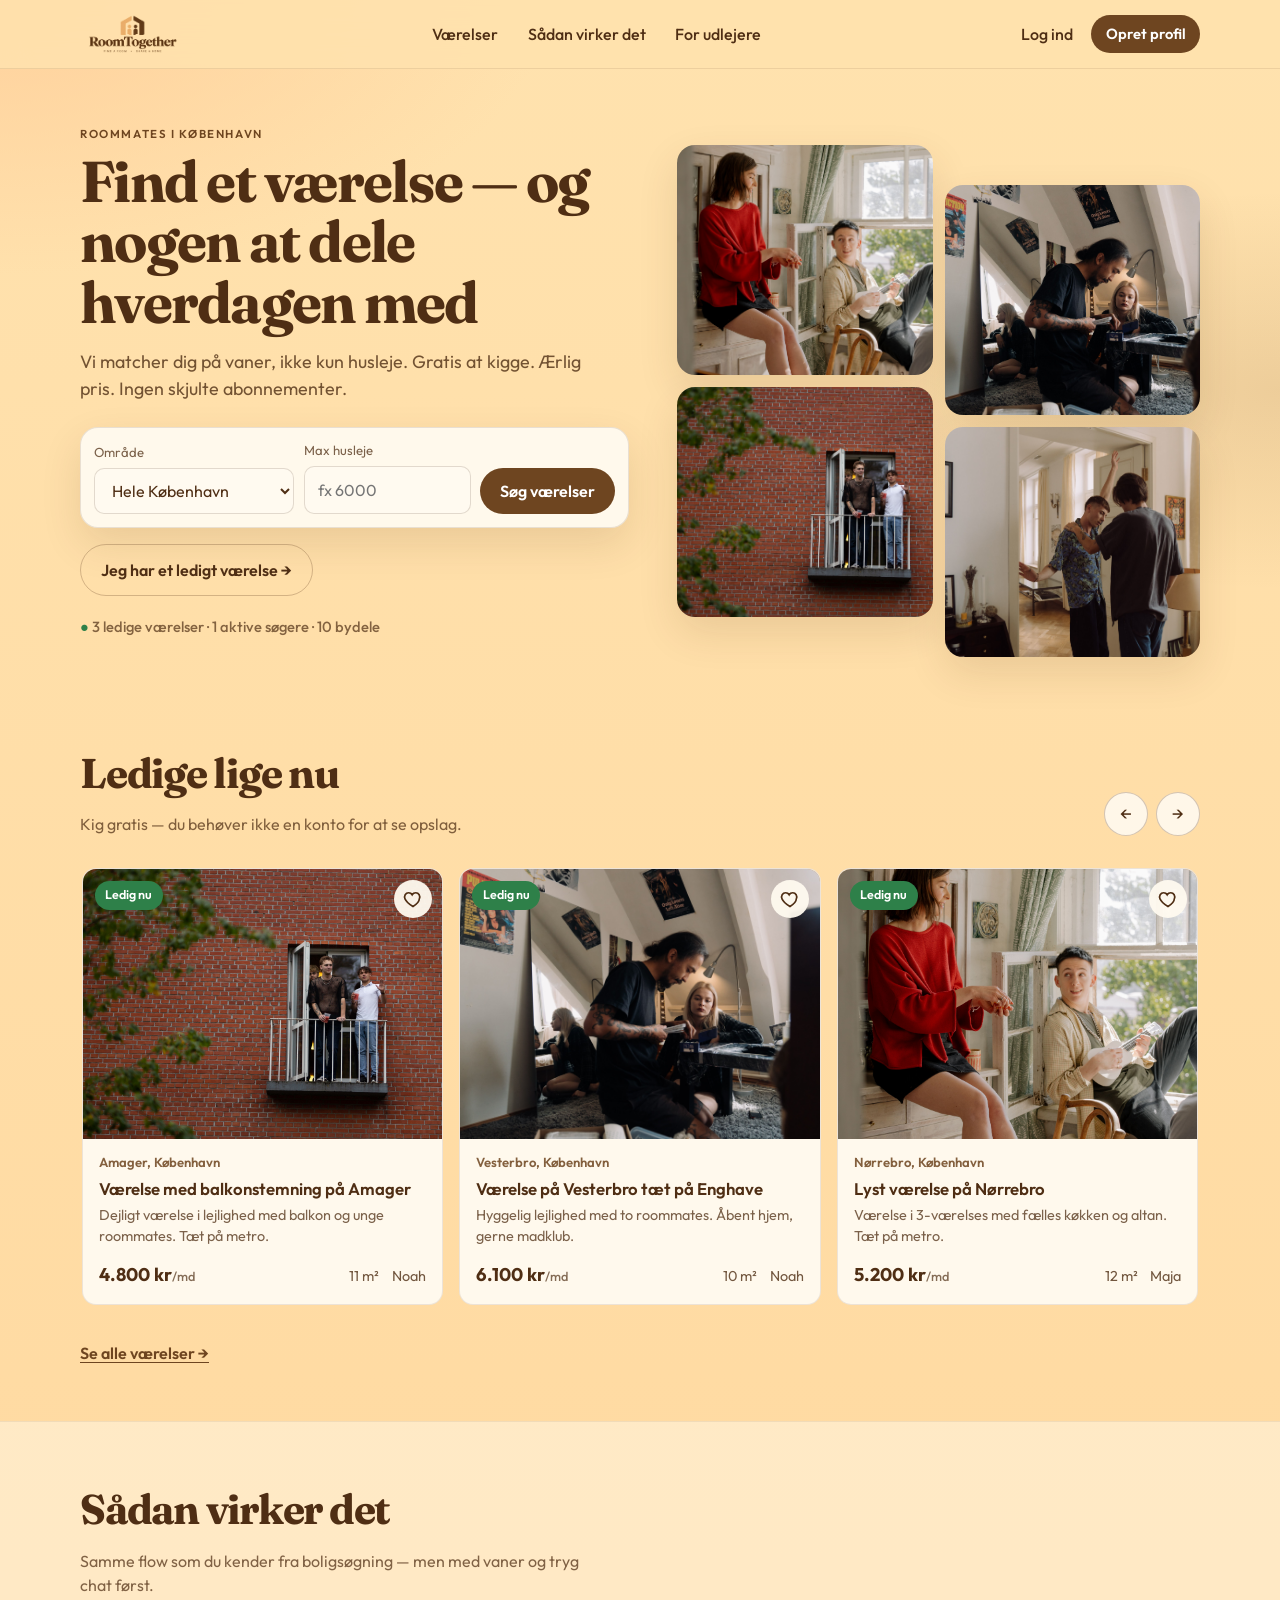
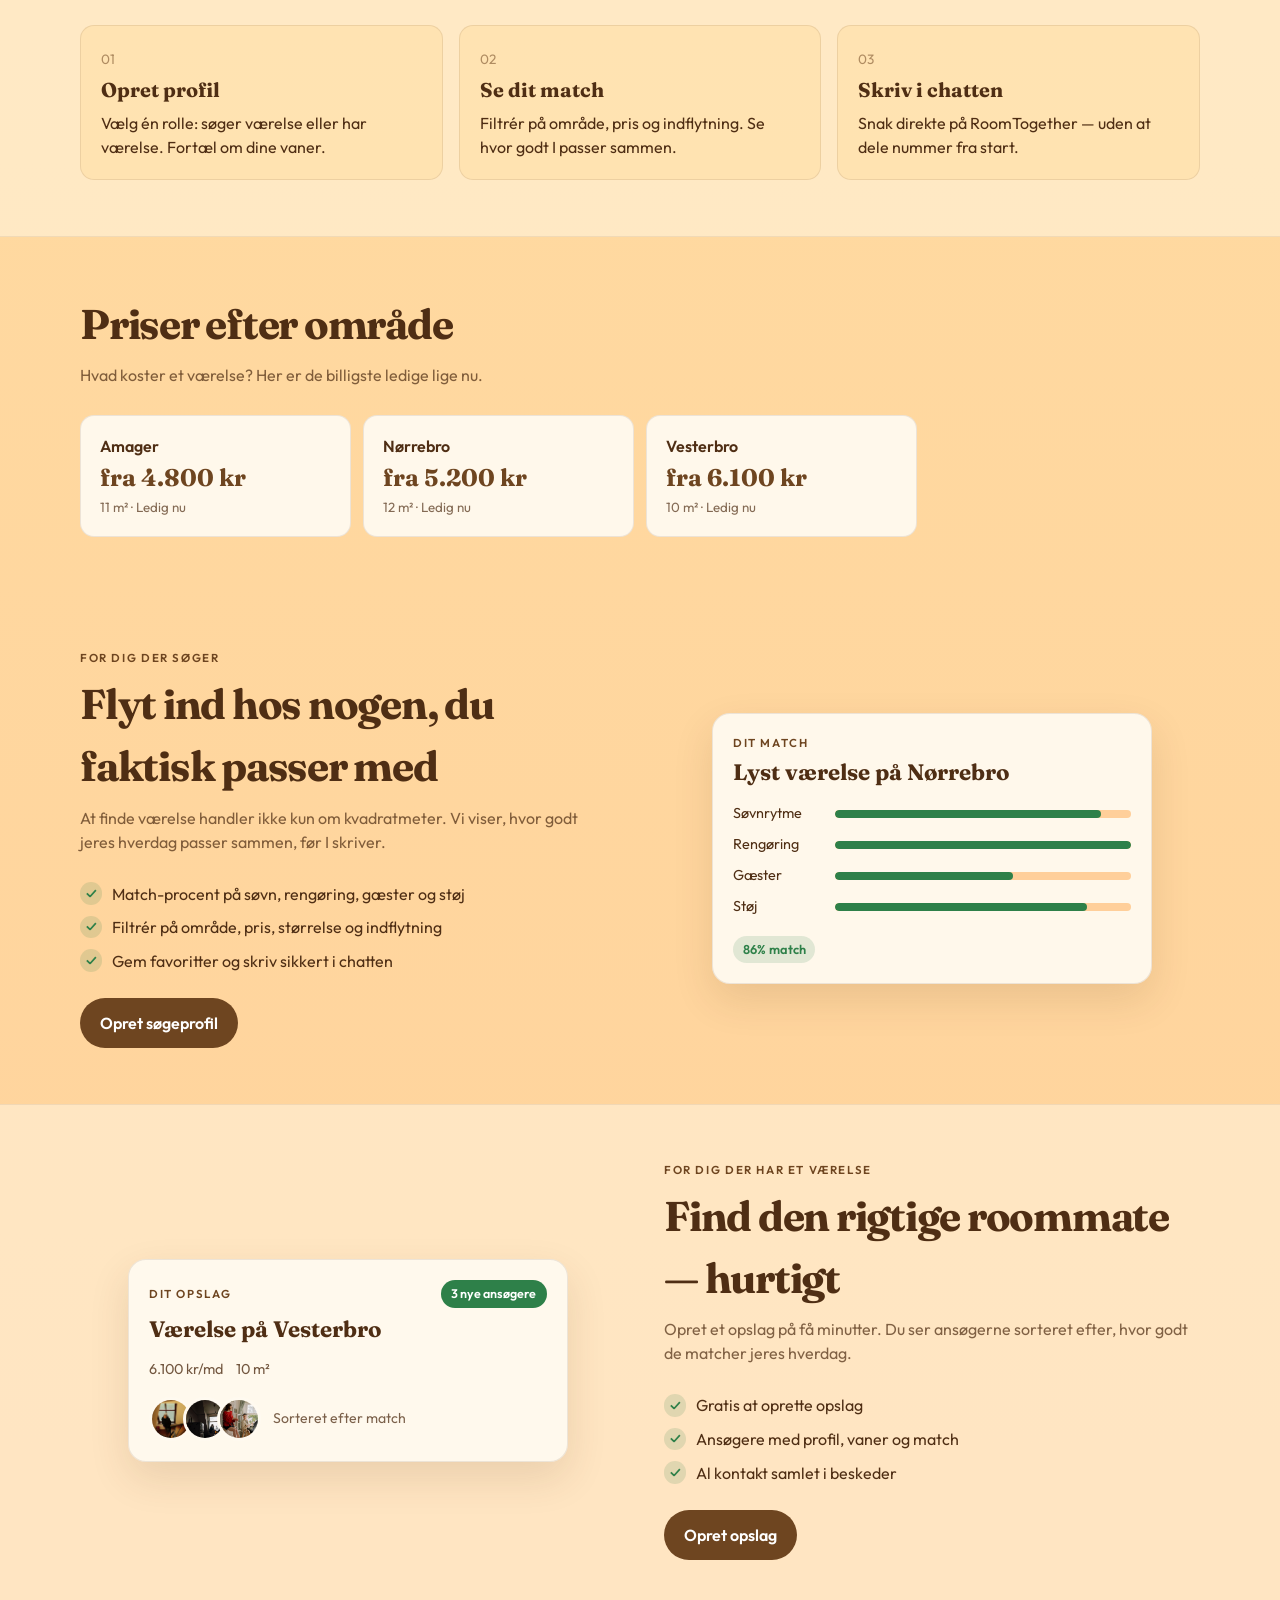
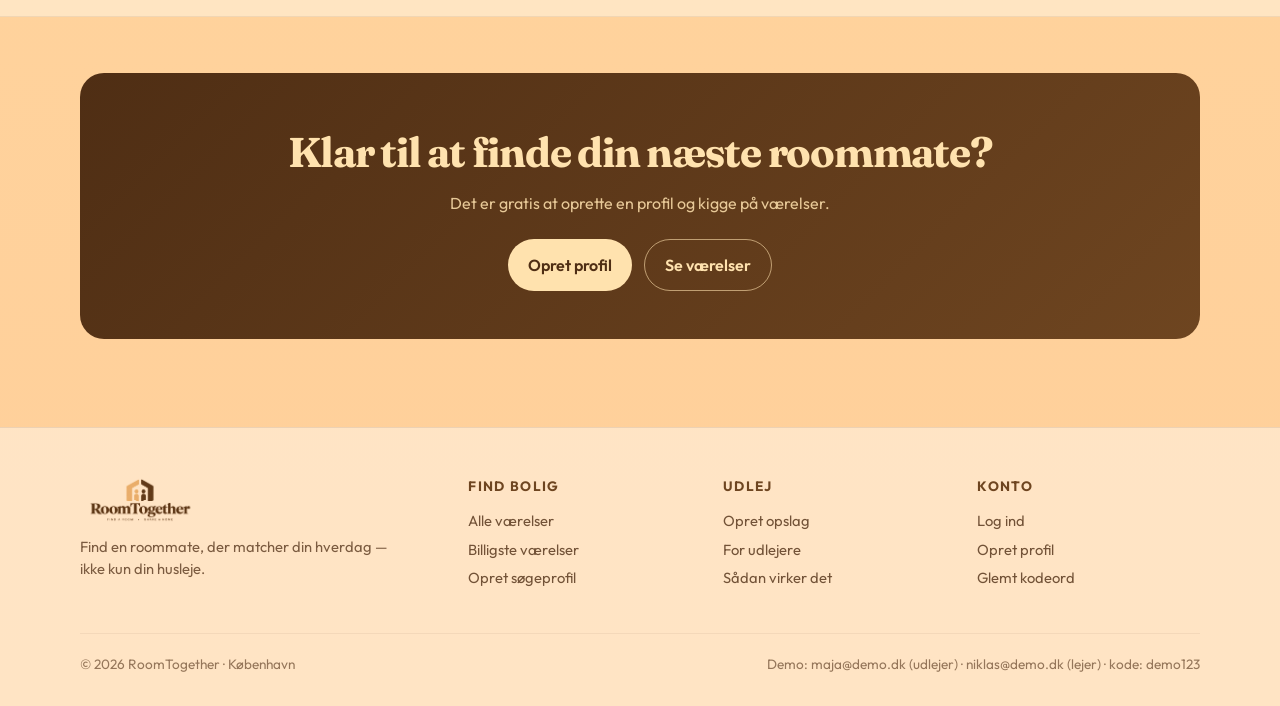
<file: Hjemmeside/index.html>
<!DOCTYPE html>
<html lang="da">
<head>
  <meta charset="UTF-8">
  <meta name="viewport" content="width=device-width, initial-scale=1">
  <title>RoomTogether — Find roommate i København</title>
  <link rel="stylesheet" href="css/style.css">
</head>
<body>
  <div id="site-nav"></div>
  <main>
    <section class="hero">
      <div class="wrap hero-grid">
        <div class="hero-copy">
          <p class="eyebrow">Roommates i København</p>
          <h1>Find et værelse — og nogen at dele hverdagen med</h1>
          <p class="hero-sub">Vi matcher dig på vaner, ikke kun husleje. Gratis at kigge. Ærlig pris. Ingen skjulte abonnementer.</p>
          <form class="quick-search" action="vaerelser.html">
            <div class="field">
              <label for="qs-area">Område</label>
              <select id="qs-area" name="area"><option value="">Hele København</option></select>
            </div>
            <div class="field">
              <label for="qs-max">Max husleje</label>
              <input id="qs-max" name="max" type="number" inputmode="numeric" placeholder="fx 6000">
            </div>
            <button class="btn btn-primary" type="submit">Søg værelser</button>
          </form>
          <div class="hero-actions">
            <a class="btn btn-ghost" href="opret.html?role=host">Jeg har et ledigt værelse →</a>
          </div>
          <p class="proof" id="proof"></p>
        </div>
        <div class="collage" aria-hidden="true">
          <img src="Billeder/pexels-cottonbro-4778612.jpg" alt="">
          <img src="Billeder/pexels-cottonbro-5088439.jpg" alt="">
          <img src="Billeder/pexels-vafphotos-14424558.jpg" alt="">
          <img src="Billeder/pexels-cottonbro-5932729.jpg" alt="">
        </div>
      </div>
    </section>

    <section class="section" id="boliger">
      <div class="wrap">
        <div class="section-head">
          <div>
            <h2>Ledige lige nu</h2>
            <p class="lead">Kig gratis — du behøver ikke en konto for at se opslag.</p>
          </div>
          <div class="carousel-nav">
            <button class="round-btn" data-dir="-1" aria-label="Forrige">←</button>
            <button class="round-btn" data-dir="1" aria-label="Næste">→</button>
          </div>
        </div>
        <div class="carousel" id="home-listings"></div>
        <p style="margin-top:1.25rem"><a class="text-link" href="vaerelser.html">Se alle værelser →</a></p>
      </div>
    </section>

    <section class="section section-alt" id="hvordan">
      <div class="wrap">
        <h2>Sådan virker det</h2>
        <p class="lead">Samme flow som du kender fra boligsøgning — men med vaner og tryg chat først.</p>
        <div class="steps">
          <div class="step"><span>01</span><strong>Opret profil</strong><p>Vælg én rolle: søger værelse eller har værelse. Fortæl om dine vaner.</p></div>
          <div class="step"><span>02</span><strong>Se dit match</strong><p>Filtrér på område, pris og indflytning. Se hvor godt I passer sammen.</p></div>
          <div class="step"><span>03</span><strong>Skriv i chatten</strong><p>Snak direkte på RoomTogether — uden at dele nummer fra start.</p></div>
        </div>
      </div>
    </section>

    <section class="section">
      <div class="wrap">
        <h2>Priser efter område</h2>
        <p class="lead">Hvad koster et værelse? Her er de billigste ledige lige nu.</p>
        <div class="price-strip" id="price-strip"></div>
      </div>
    </section>

    <section class="section">
      <div class="wrap split">
        <div>
          <p class="eyebrow">For dig der søger</p>
          <h2>Flyt ind hos nogen, du faktisk passer med</h2>
          <p class="lead">At finde værelse handler ikke kun om kvadratmeter. Vi viser, hvor godt jeres hverdag passer sammen, før I skriver.</p>
          <ul class="checklist">
            <li>Match-procent på søvn, rengøring, gæster og støj</li>
            <li>Filtrér på område, pris, størrelse og indflytning</li>
            <li>Gem favoritter og skriv sikkert i chatten</li>
          </ul>
          <a class="btn btn-primary" href="opret.html?role=seeker">Opret søgeprofil</a>
        </div>
        <div class="mock panel">
          <p class="eyebrow">Dit match</p>
          <h3>Lyst værelse på Nørrebro</h3>
          <div class="mock-bars">
            <div><span>Søvnrytme</span><i style="--w:90%"></i></div>
            <div><span>Rengøring</span><i style="--w:100%"></i></div>
            <div><span>Gæster</span><i style="--w:60%"></i></div>
            <div><span>Støj</span><i style="--w:85%"></i></div>
          </div>
          <span class="match-pill">86% match</span>
        </div>
      </div>
    </section>

    <section class="section section-alt" id="udlejere">
      <div class="wrap split split-rev">
        <div class="mock panel">
          <div class="mock-top">
            <p class="eyebrow">Dit opslag</p>
            <span class="badge badge-now">3 nye ansøgere</span>
          </div>
          <h3>Værelse på Vesterbro</h3>
          <p class="meta"><span>6.100 kr/md</span><span>10 m²</span></p>
          <div class="avatars">
            <img src="Billeder/pexels-duawalidd-29910002.jpg" alt="">
            <img src="Billeder/pexels-cottonbro-5097360.jpg" alt="">
            <img src="Billeder/pexels-cottonbro-4778612.jpg" alt="">
            <span>Sorteret efter match</span>
          </div>
        </div>
        <div>
          <p class="eyebrow">For dig der har et værelse</p>
          <h2>Find den rigtige roommate — hurtigt</h2>
          <p class="lead">Opret et opslag på få minutter. Du ser ansøgerne sorteret efter, hvor godt de matcher jeres hverdag.</p>
          <ul class="checklist">
            <li>Gratis at oprette opslag</li>
            <li>Ansøgere med profil, vaner og match</li>
            <li>Al kontakt samlet i beskeder</li>
          </ul>
          <a class="btn btn-primary" href="opret.html?role=host">Opret opslag</a>
        </div>
      </div>
    </section>

    <section class="section">
      <div class="wrap">
        <div class="cta-band">
          <h2>Klar til at finde din næste roommate?</h2>
          <p>Det er gratis at oprette en profil og kigge på værelser.</p>
          <div class="hero-actions">
            <a class="btn btn-light" href="opret.html">Opret profil</a>
            <a class="btn btn-outline-light" href="vaerelser.html">Se værelser</a>
          </div>
        </div>
      </div>
    </section>
  </main>
  <script src="js/app.js"></script>
  <script>
    renderNav('index.html')
    const me = sessionUser()
    const data = db()

    const areaSel = document.getElementById('qs-area')
    AREAS.forEach(a => areaSel.innerHTML += `<option>${a}</option>`)

    const seekers = data.users.filter(u => u.role === 'seeker').length
    document.getElementById('proof').textContent =
      `${data.listings.length} ledige værelser · ${seekers} aktive søgere · ${AREAS.length} bydele`

    const newest = [...data.listings].sort((a, b) => b.createdAt - a.createdAt)
    const track = document.getElementById('home-listings')
    track.innerHTML = newest.slice(0, 8).map(l => {
      const score = isSeeker(me) ? matchScore(me.habits, l.habits) : null
      return listingCard(l, score)
    }).join('')
    document.querySelectorAll('.carousel-nav .round-btn').forEach(b => {
      b.onclick = () => track.scrollBy({ left: Number(b.dataset.dir) * track.clientWidth * 0.8, behavior: 'smooth' })
    })

    const cheapest = {}
    data.listings.forEach(l => {
      if (!cheapest[l.area] || l.rent < cheapest[l.area].rent) cheapest[l.area] = l
    })
    document.getElementById('price-strip').innerHTML = Object.values(cheapest)
      .sort((a, b) => a.rent - b.rent)
      .slice(0, 4)
      .map(l => `<a class="price-tile" href="vaerelser.html?area=${encodeURIComponent(l.area)}">
        <span>${l.area}</span>
        <strong>fra ${money(l.rent)}</strong>
        <small>${l.size} m² · ${availability(l).label}</small>
      </a>`).join('')
  </script>
</body>
</html>
</file>
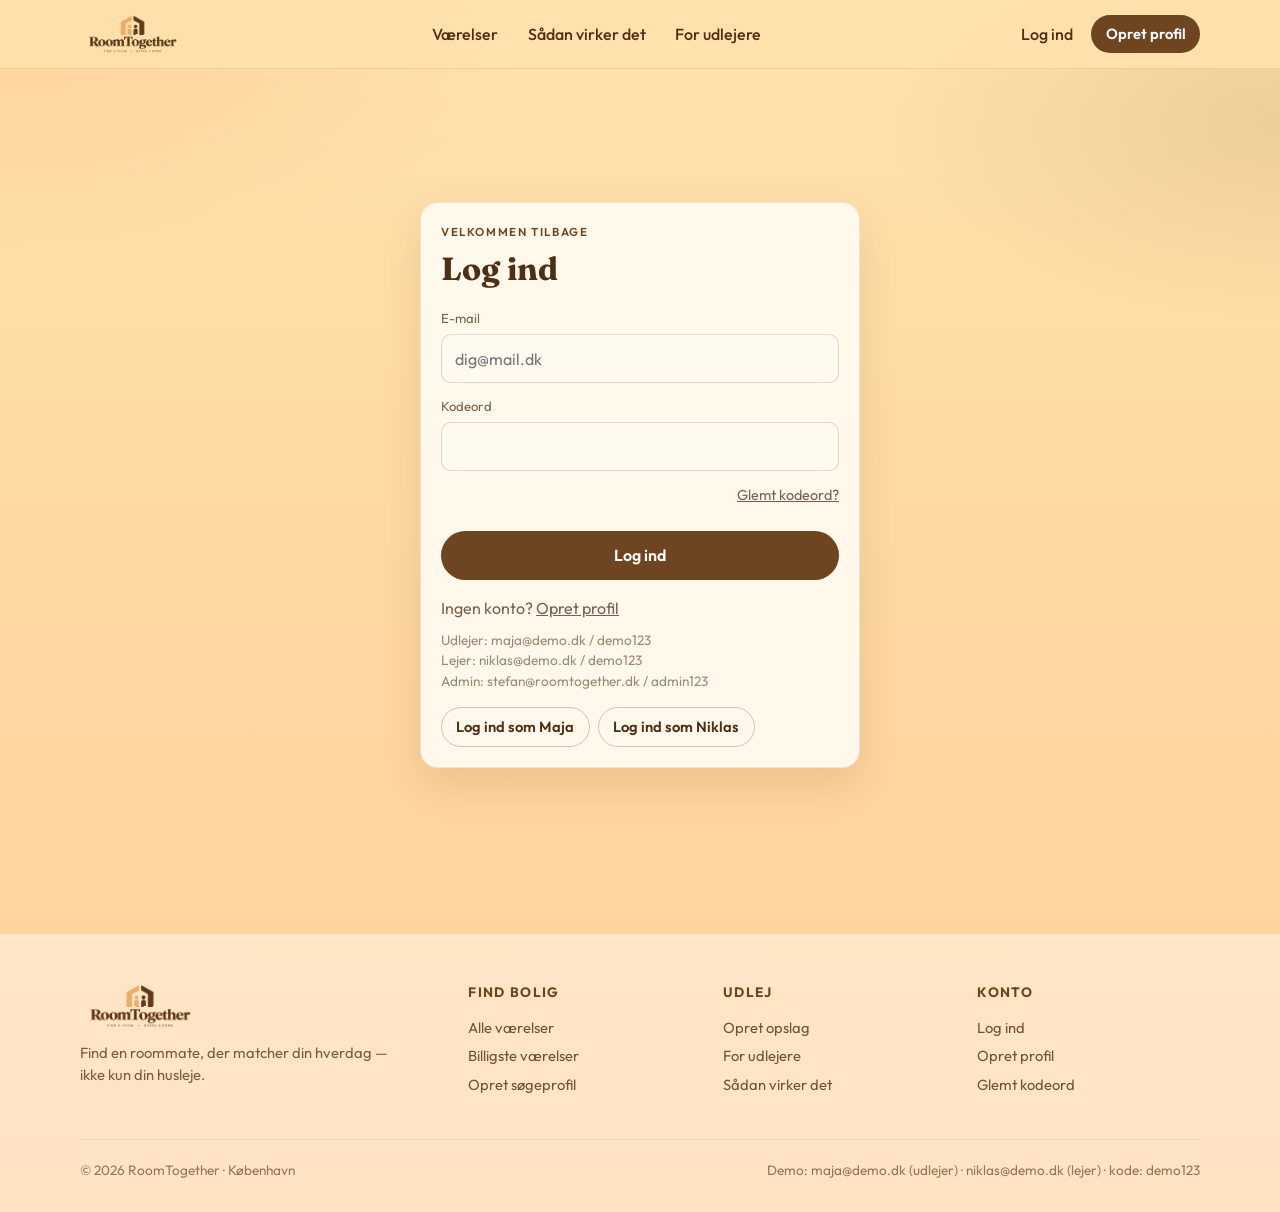
<file: Hjemmeside/admin.html>
<!DOCTYPE html>
<html lang="da">
<head>
  <meta charset="UTF-8">
  <meta name="viewport" content="width=device-width, initial-scale=1">
  <title>Admin — RoomTogether</title>
  <link rel="stylesheet" href="css/style.css">
</head>
<body>
  <div id="site-nav"></div>
  <main class="wrap" style="padding:2rem 0 3rem" id="page"></main>
  <script src="js/app.js"></script>
  <script>
    renderNav('admin.html')
    if (!requireLogin('admin.html')) throw 0
    const me = sessionUser()
    if (me.role !== 'admin' && me.email !== 'stefan@roomtogether.dk') {
      document.getElementById('page').innerHTML = '<div class="empty">Kun administrator har adgang.</div>'
    } else {
      const data = db()
      document.getElementById('page').innerHTML = `
        <div class="page-head"><div><p class="eyebrow">Kun Stefan i starten</p><h1>Admin</h1></div>
          <button class="btn btn-ghost btn-sm" id="reset">Nulstil demo-data</button>
        </div>
        <div class="panel" style="margin-bottom:1rem">
          <h2 style="font-family:var(--display);font-size:1.3rem;margin-bottom:.8rem">Anmeldelser</h2>
          <table class="table"><thead><tr><th>Type</th><th>Mål</th><th>Årsag</th><th></th></tr></thead>
          <tbody id="reports"></tbody></table>
        </div>
        <div class="panel">
          <h2 style="font-family:var(--display);font-size:1.3rem;margin-bottom:.8rem">Opslag</h2>
          <table class="table"><thead><tr><th>Titel</th><th>Område</th><th>Pris</th><th></th></tr></thead>
          <tbody id="listings"></tbody></table>
        </div>`

      const reportsEl = document.getElementById('reports')
      reportsEl.innerHTML = data.reports.length
        ? data.reports.map(r => `<tr>
            <td>${r.type}</td><td>${r.targetId}</td><td>${r.reason}</td>
            <td><button class="btn btn-danger btn-sm" data-del="${r.targetId}" data-rid="${r.id}">Fjern opslag</button></td>
          </tr>`).join('')
        : '<tr><td colspan="4">Ingen anmeldelser</td></tr>'

      document.getElementById('listings').innerHTML = data.listings.map(l => `<tr>
        <td><a href="vaerelse.html?id=${l.id}" style="text-decoration:underline">${l.title}</a></td>
        <td>${l.area}</td><td>${money(l.rent)}</td>
        <td><button class="btn btn-danger btn-sm" data-del="${l.id}">Slet</button></td>
      </tr>`).join('') || '<tr><td colspan="4">Ingen opslag</td></tr>'

      document.querySelectorAll('[data-del]').forEach(btn => {
        btn.onclick = () => {
          if (!confirm('Slet opslag?')) return
          const d = db()
          d.listings = d.listings.filter(l => l.id !== btn.dataset.del)
          if (btn.dataset.rid) {
            const r = d.reports.find(x => x.id === btn.dataset.rid)
            if (r) r.status = 'resolved'
          }
          save(d)
          location.reload()
        }
      })

      document.getElementById('reset').onclick = () => {
        if (!confirm('Nulstil al lokal data til demo?')) return
        localStorage.removeItem(KEY)
        location.href = 'index.html'
      }
    }
  </script>
</body>
</html>
</file>
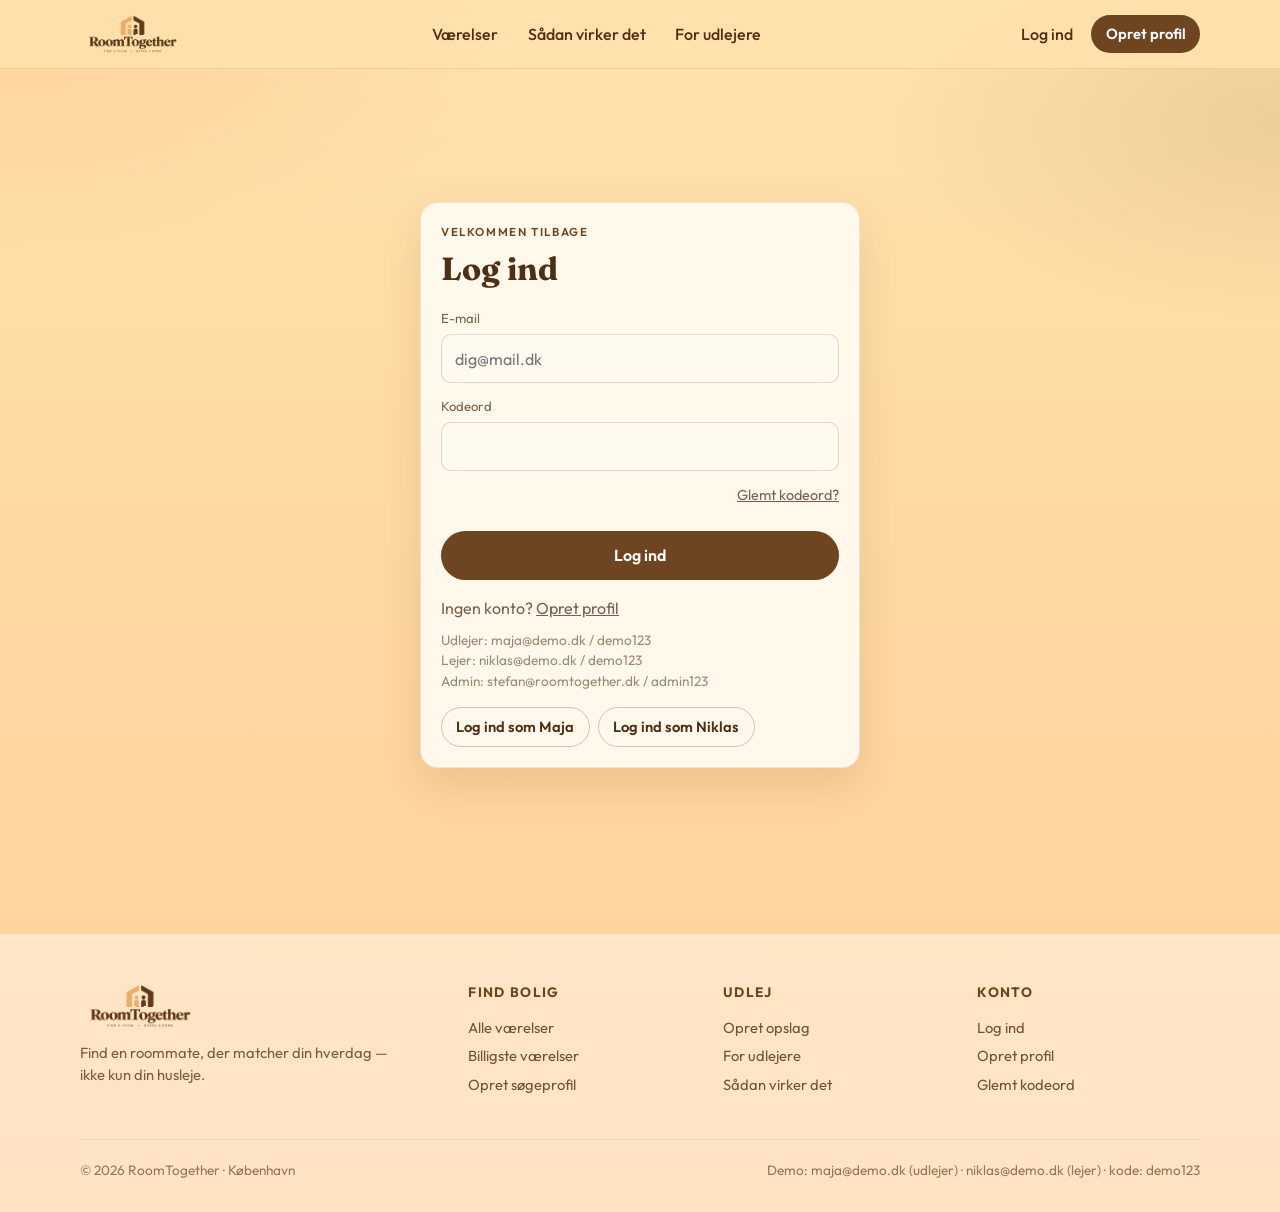
<file: Hjemmeside/ansogere.html>
<!DOCTYPE html>
<html lang="da">
<head>
  <meta charset="UTF-8">
  <meta name="viewport" content="width=device-width, initial-scale=1">
  <title>Ansøgere — RoomTogether</title>
  <link rel="stylesheet" href="css/style.css">
</head>
<body>
  <div id="site-nav"></div>
  <main class="wrap" style="padding-bottom:3rem">
    <div class="page-head">
      <div>
        <p class="eyebrow">Udlejer</p>
        <h1>Ansøgere</h1>
      </div>
    </div>
    <div id="list"></div>
  </main>
  <script src="js/app.js"></script>
  <script>
    renderNav('ansogere.html')
    if (!requireLogin('ansogere.html')) throw 0
    const me = sessionUser()
    if (!canList(me)) {
      toast('Kun for dig der har et værelse')
      location.href = homeFor(me)
      throw 0
    }
    const data = db()
    const myListingIds = data.listings.filter(l => l.userId === me.id).map(l => l.id)
    const ids = new Set()
    data.messages.forEach(m => {
      if (m.toId === me.id) ids.add(m.fromId)
      if (m.fromId === me.id) ids.add(m.toId)
      if (m.listingId && myListingIds.includes(m.listingId)) {
        if (m.fromId !== me.id) ids.add(m.fromId)
        if (m.toId !== me.id) ids.add(m.toId)
      }
    })
    const seekers = [...ids]
      .map(id => data.users.find(u => u.id === id))
      .filter(u => u && u.id !== me.id && u.role === 'seeker')

    document.getElementById('list').innerHTML = seekers.length
      ? `<div class="grid">${seekers.map(u => {
          const score = matchScore(me.habits, u.habits)
          const last = data.messages
            .filter(m => chatKey(m.fromId, m.toId) === chatKey(me.id, u.id))
            .sort((a, b) => b.at - a.at)[0]
          return `<div class="listing">
            ${u.photo ? `<div class="listing-media"><img src="${u.photo}" alt=""><span class="badge">${u.area}</span></div>` : ''}
            <div>
              <h3>${u.name}, ${u.age}</h3>
              <div class="meta"><span>${u.work}</span><span>Budget ${money(u.budget)}</span><span>${u.moveIn}</span></div>
              <div class="meta" style="margin-top:.45rem">
                <span class="match-pill ${matchClass(score)}">${matchLabel(score)}</span>
              </div>
              <p style="opacity:.75;margin:.7rem 0;font-size:.92rem">${last ? last.text : u.bio}</p>
              <div style="display:flex;flex-wrap:wrap;gap:.5rem">
                <a class="btn btn-primary btn-sm" href="profil2.html?id=${u.id}">Se profil</a>
                <a class="btn btn-ghost btn-sm" href="beskeder.html?with=${u.id}">Besked</a>
              </div>
            </div>
          </div>`
        }).join('')}</div>`
      : '<div class="empty">Ingen ansøgere endnu. Når nogen skriver om dit opslag, dukker de op her.</div>'
  </script>
</body>
</html>
</file>
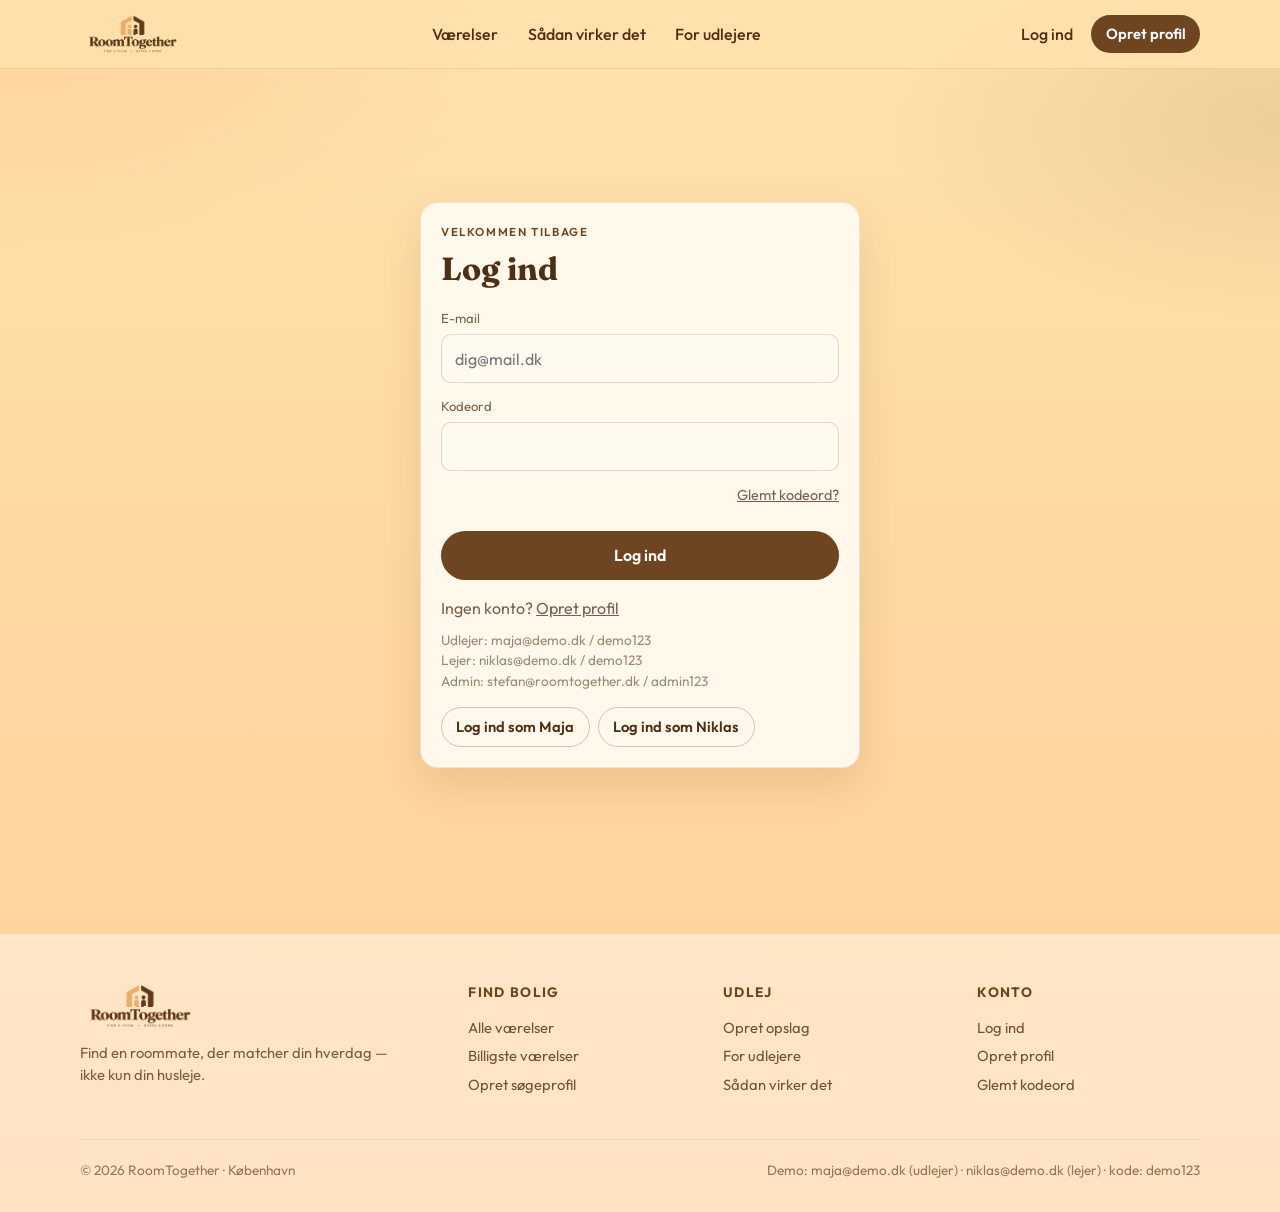
<file: Hjemmeside/beskeder.html>
<!DOCTYPE html>
<html lang="da">
<head>
  <meta charset="UTF-8">
  <meta name="viewport" content="width=device-width, initial-scale=1">
  <title>Beskeder — RoomTogether</title>
  <link rel="stylesheet" href="css/style.css">
</head>
<body>
  <div id="site-nav"></div>
  <main class="wrap">
    <div class="page-head"><div><p class="eyebrow">Realtid i denne browser</p><h1>Beskeder</h1></div></div>
    <div class="chat-layout">
      <div class="thread-list" id="threads"></div>
      <div class="panel chat-box">
        <div id="chat-head" style="font-weight:600">Vælg en samtale</div>
        <div class="chat-msgs" id="msgs"></div>
        <form class="chat-input" id="send">
          <input name="text" placeholder="Skriv en besked..." autocomplete="off" required>
          <button class="btn btn-primary" type="submit">Send</button>
        </form>
      </div>
    </div>
  </main>
  <script src="js/app.js"></script>
  <script>
    renderNav('beskeder.html')
    if (!requireLogin('beskeder.html')) throw 0
    const me = sessionUser()
    let withId = qs('with')
    const channel = new BroadcastChannel('roomtogether_chat')

    function partners() {
      const data = db()
      const ids = new Set()
      data.messages.forEach(m => {
        if (m.fromId === me.id) ids.add(m.toId)
        if (m.toId === me.id) ids.add(m.fromId)
      })
      if (withId) ids.add(withId)
      return [...ids].map(id => data.users.find(u => u.id === id)).filter(Boolean)
    }

    function drawThreads() {
      const list = partners()
      document.getElementById('threads').innerHTML = list.length
        ? list.map(u => `<button class="thread ${u.id === withId ? 'active' : ''}" data-id="${u.id}">${u.name}<div style="opacity:.6;font-size:.85rem">${u.role === 'host' ? 'Har værelse' : 'Søger'}</div></button>`).join('')
        : `<div class="empty">${isHost(me) ? 'Ingen samtaler endnu. Ansøgere dukker op, når de skriver om dit opslag.' : 'Ingen samtaler endnu. Skriv fra et opslag.'}</div>`
      document.querySelectorAll('.thread').forEach(btn => {
        btn.onclick = () => {
          withId = btn.dataset.id
          history.replaceState({}, '', 'beskeder.html?with=' + withId)
          drawThreads()
          drawMsgs()
        }
      })
    }

    function drawMsgs() {
      const box = document.getElementById('msgs')
      const head = document.getElementById('chat-head')
      if (!withId) {
        head.textContent = 'Vælg en samtale'
        box.innerHTML = ''
        return
      }
      const other = db().users.find(u => u.id === withId)
      head.innerHTML = other
        ? `Chat med ${other.name}${other.role === 'seeker' ? ` · <a href="profil2.html?id=${other.id}" style="text-decoration:underline;color:var(--blue)">Se profil</a>` : ''}`
        : 'Chat'
      const msgs = db().messages
        .filter(m => chatKey(m.fromId, m.toId) === chatKey(me.id, withId))
        .sort((a, b) => a.at - b.at)
      box.innerHTML = msgs.map(m => `<div class="bubble ${m.fromId === me.id ? 'me' : ''}">${m.text}</div>`).join('')
      box.scrollTop = box.scrollHeight
    }

    document.getElementById('send').onsubmit = e => {
      e.preventDefault()
      if (!withId) return toast('Vælg en samtale først')
      const text = e.target.text.value.trim()
      if (!text) return
      const d = db()
      const msg = { id: 'm' + Date.now(), fromId: me.id, toId: withId, text, at: Date.now(), listingId: qs('listing') || null }
      d.messages.push(msg)
      save(d)
      e.target.reset()
      channel.postMessage({ type: 'msg', pair: chatKey(me.id, withId) })
      drawThreads()
      drawMsgs()
    }

    channel.onmessage = () => { drawThreads(); drawMsgs() }
    window.addEventListener('storage', () => { drawThreads(); drawMsgs() })
    setInterval(() => { if (withId) drawMsgs() }, 1000)

    if (withId && withId === me.id) withId = null
    drawThreads()
    drawMsgs()
  </script>
</body>
</html>
</file>
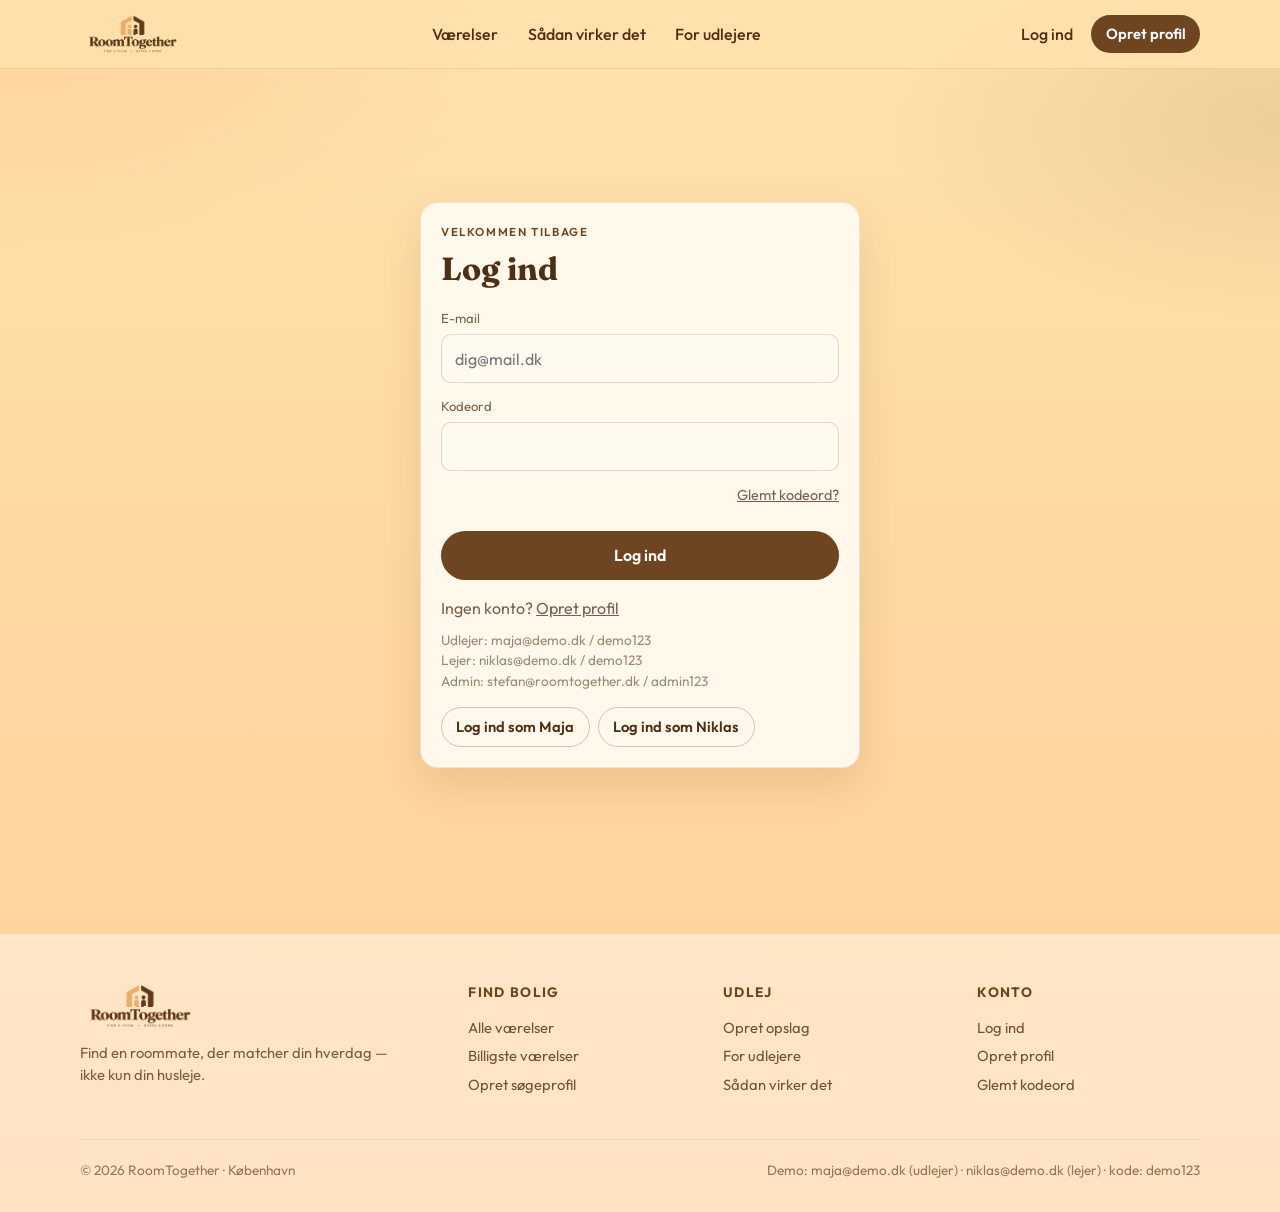
<file: Hjemmeside/favoritter.html>
<!DOCTYPE html>
<html lang="da">
<head>
  <meta charset="UTF-8">
  <meta name="viewport" content="width=device-width, initial-scale=1">
  <title>Favoritter — RoomTogether</title>
  <link rel="stylesheet" href="css/style.css">
</head>
<body>
  <div id="site-nav"></div>
  <main class="wrap" style="padding-bottom:3rem">
    <div class="page-head"><div><p class="eyebrow">Gemte værelser</p><h1>Favoritter</h1></div></div>
    <div class="grid" id="list"></div>
  </main>
  <script src="js/app.js"></script>
  <script>
    renderNav('favoritter.html')
    if (!requireLogin('favoritter.html')) throw 0
    const me = sessionUser()
    if (!isSeeker(me)) {
      toast('Favoritter er til dig der søger værelse')
      location.href = homeFor(me)
      throw 0
    }
    const data = db()
    const ids = data.favorites.filter(f => f.userId === me.id).map(f => f.listingId)
    const items = data.listings.filter(l => ids.includes(l.id))
    document.getElementById('list').innerHTML = items.length
      ? items.map(l => listingCard(l, matchScore(me.habits, l.habits))).join('')
      : '<div class="empty">Ingen favoritter endnu. Gem et værelse fra et opslag.</div>'
  </script>
</body>
</html>
</file>
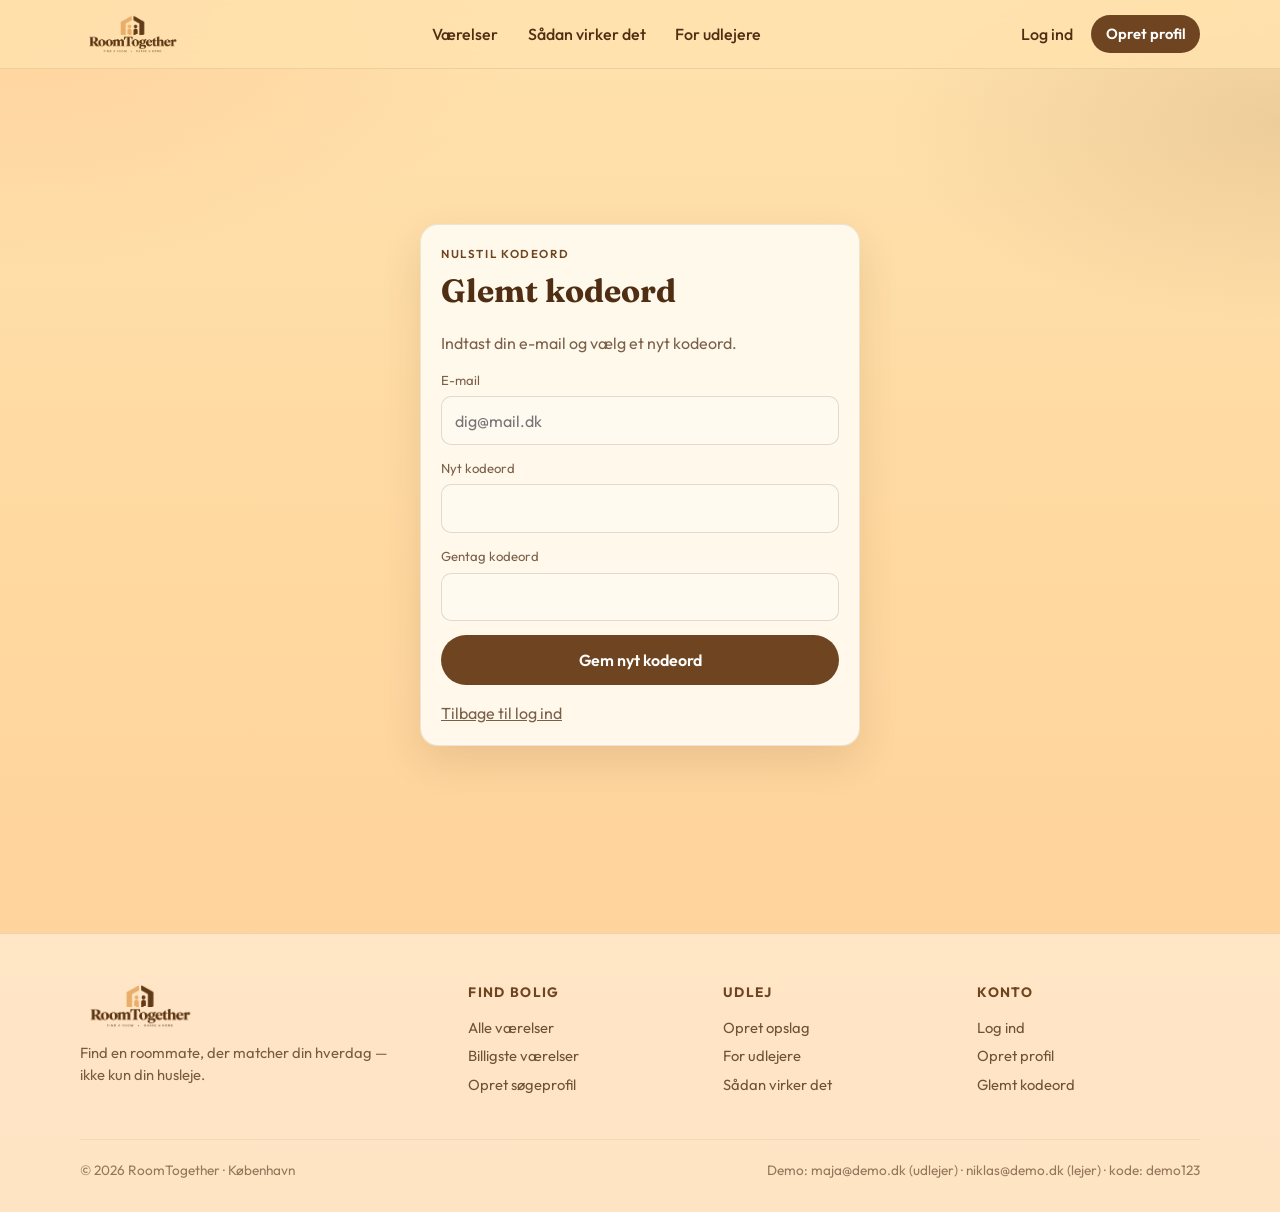
<file: Hjemmeside/glemt-kode.html>
<!DOCTYPE html>
<html lang="da">
<head>
  <meta charset="UTF-8">
  <meta name="viewport" content="width=device-width, initial-scale=1">
  <title>Glemt kodeord — RoomTogether</title>
  <link rel="stylesheet" href="css/style.css">
</head>
<body>
  <div id="site-nav"></div>
  <main class="auth-shell wrap">
    <div class="panel auth-card">
      <p class="eyebrow">Nulstil kodeord</p>
      <h1 style="font-family:var(--display);font-size:2rem;margin:.3rem 0 1rem">Glemt kodeord</h1>
      <p style="margin-bottom:1rem;opacity:.75">Indtast din e-mail og vælg et nyt kodeord.</p>
      <form class="form" id="form">
        <div class="field"><label>E-mail</label><input name="email" type="email" required placeholder="dig@mail.dk"></div>
        <div class="field"><label>Nyt kodeord</label><input name="password" type="password" minlength="6" required></div>
        <div class="field"><label>Gentag kodeord</label><input name="password2" type="password" minlength="6" required></div>
        <button class="btn btn-primary" type="submit">Gem nyt kodeord</button>
      </form>
      <p style="margin-top:1rem;opacity:.75"><a href="login.html" style="text-decoration:underline">Tilbage til log ind</a></p>
    </div>
  </main>
  <script src="js/app.js"></script>
  <script>
    renderNav('login.html')
    document.getElementById('form').onsubmit = e => {
      e.preventDefault()
      const f = e.target
      if (f.password.value !== f.password2.value) return toast('Kodeordene er ikke ens')
      const data = db()
      const user = data.users.find(u => u.email === f.email.value.trim().toLowerCase())
      if (!user) return toast('Ingen konto med den e-mail')
      user.password = f.password.value
      save(data)
      toast('Kodeord opdateret — log ind')
      location.href = 'login.html'
    }
  </script>
</body>
</html>
</file>
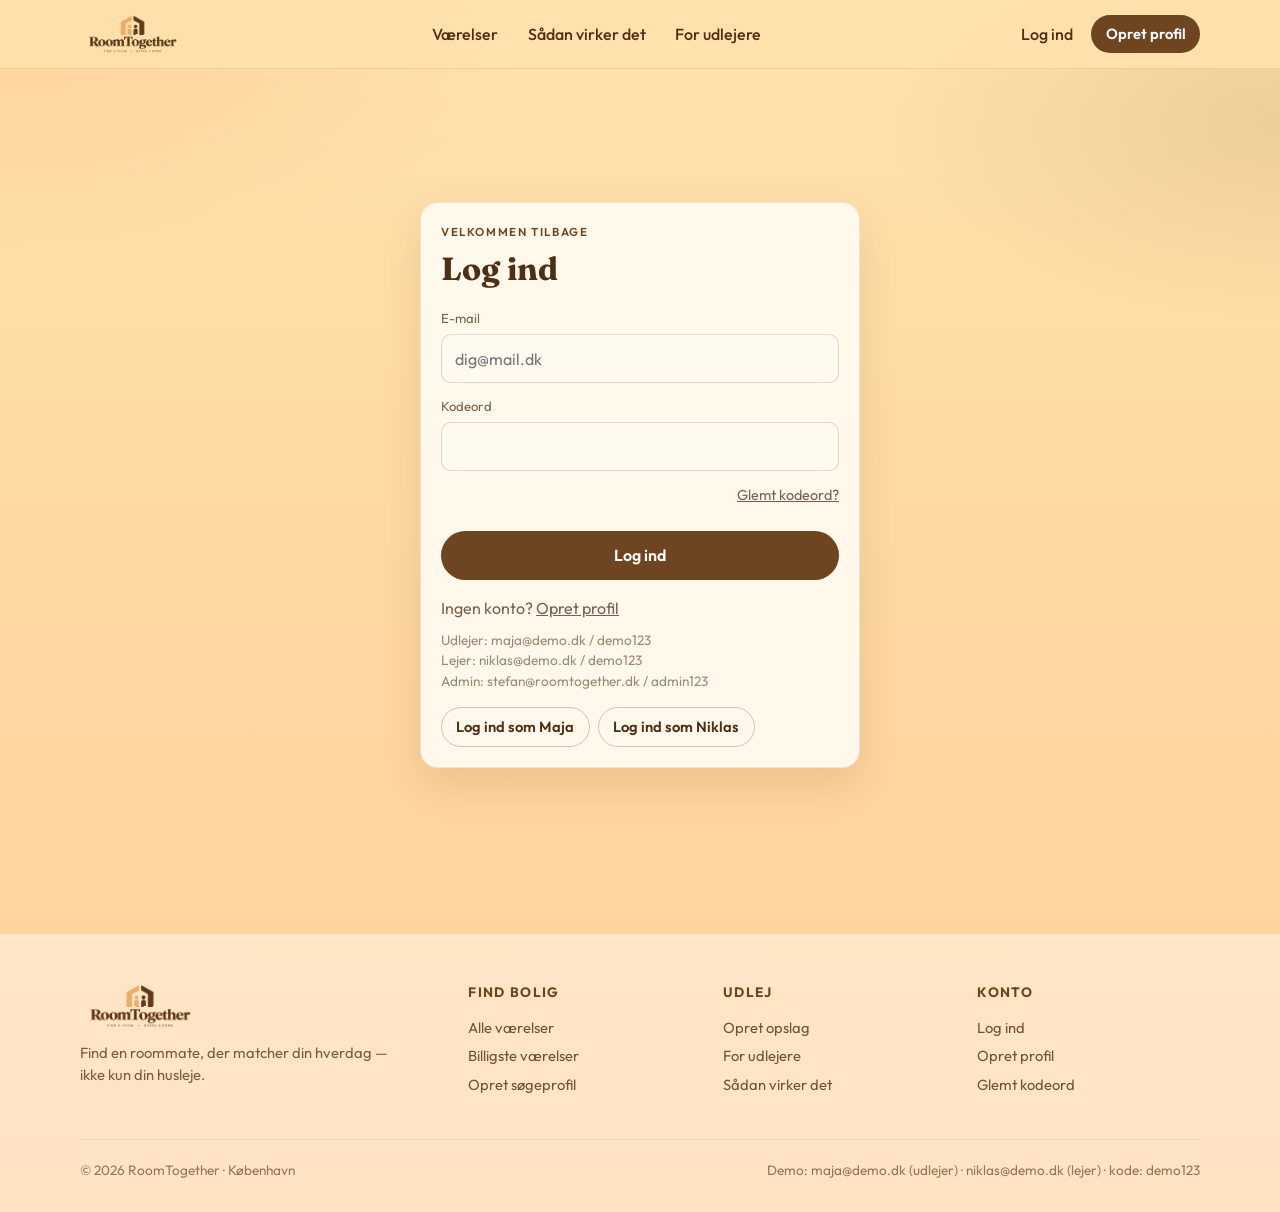
<file: Hjemmeside/login.html>
<!DOCTYPE html>
<html lang="da">
<head>
  <meta charset="UTF-8">
  <meta name="viewport" content="width=device-width, initial-scale=1">
  <title>Log ind — RoomTogether</title>
  <link rel="stylesheet" href="css/style.css">
</head>
<body>
  <div id="site-nav"></div>
  <main class="auth-shell wrap">
    <div class="panel auth-card">
      <p class="eyebrow">Velkommen tilbage</p>
      <h1 style="font-family:var(--display);font-size:2rem;margin:.3rem 0 1rem">Log ind</h1>
      <form class="form" id="form">
        <div class="field"><label>E-mail</label><input name="email" type="email" required placeholder="dig@mail.dk"></div>
        <div class="field"><label>Kodeord</label><input name="password" type="password" required></div>
        <p style="margin:-.2rem 0 .6rem;text-align:right"><a href="glemt-kode.html" style="font-size:.9rem;text-decoration:underline;opacity:.75">Glemt kodeord?</a></p>
        <button class="btn btn-primary" type="submit">Log ind</button>
      </form>
      <p style="margin-top:1rem;opacity:.75">Ingen konto? <a href="opret.html" style="text-decoration:underline">Opret profil</a></p>
      <p style="margin-top:.6rem;font-size:.85rem;opacity:.55">
        Udlejer: maja@demo.dk / demo123<br>
        Lejer: niklas@demo.dk / demo123<br>
        Admin: stefan@roomtogether.dk / admin123
      </p>
      <div style="display:flex;flex-wrap:wrap;gap:.5rem;margin-top:1rem">
        <button type="button" class="btn btn-ghost btn-sm" id="demo-maja">Log ind som Maja</button>
        <button type="button" class="btn btn-ghost btn-sm" id="demo-niklas">Log ind som Niklas</button>
      </div>
    </div>
  </main>
  <script src="js/app.js"></script>
  <script>
    renderNav('login.html')
    function go(user) {
      setSession(user.id)
      location.href = qs('next') || homeFor(user)
    }
    document.getElementById('form').onsubmit = e => {
      e.preventDefault()
      const f = e.target
      const data = db()
      const user = data.users.find(u => u.email === f.email.value.trim().toLowerCase() && u.password === f.password.value)
      if (!user) return toast('Forkert e-mail eller kode')
      go(user)
    }
    document.getElementById('demo-maja').onclick = () => go(db().users.find(u => u.email === 'maja@demo.dk'))
    document.getElementById('demo-niklas').onclick = () => go(db().users.find(u => u.email === 'niklas@demo.dk'))
  </script>
</body>
</html>
</file>
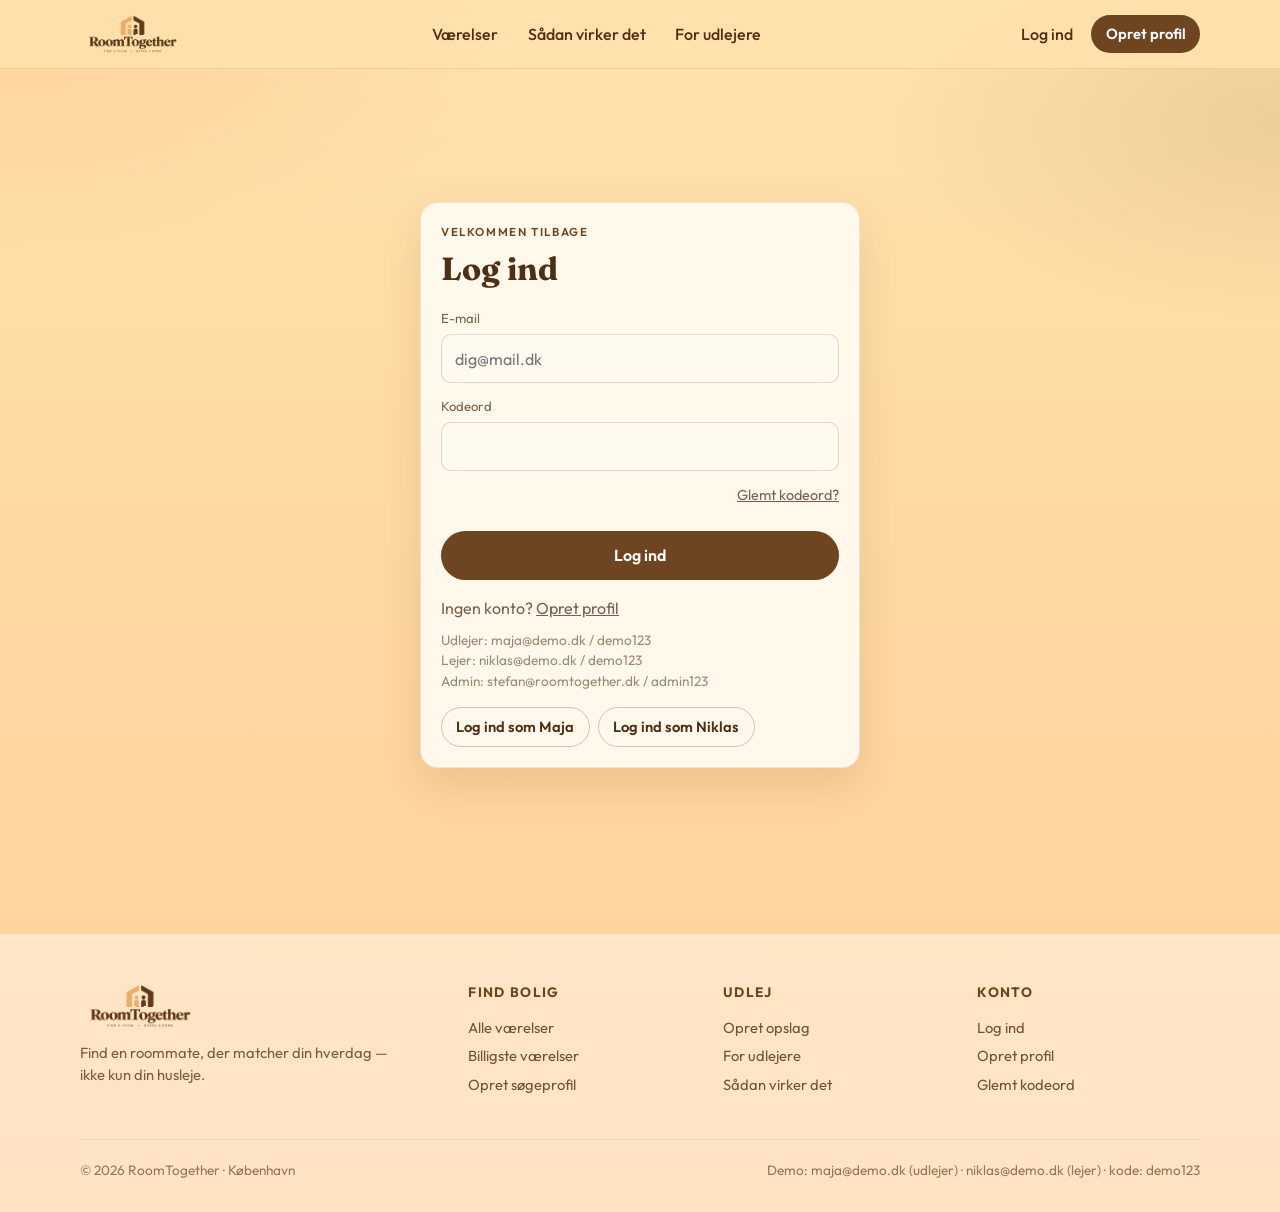
<file: Hjemmeside/nyt-opslag.html>
<!DOCTYPE html>
<html lang="da">
<head>
  <meta charset="UTF-8">
  <meta name="viewport" content="width=device-width, initial-scale=1">
  <title>Nyt opslag — RoomTogether</title>
  <link rel="stylesheet" href="css/style.css">
</head>
<body>
  <div id="site-nav"></div>
  <main class="wrap" style="padding:2rem 0 3rem">
    <div class="page-head"><div><p class="eyebrow">Går live med det samme</p><h1>Nyt værelsesopslag</h1></div></div>
    <form class="form panel" id="form" style="max-width:640px">
      <div class="field"><label>Titel</label><input name="title" required placeholder="fx Lyst værelse på Amager"></div>
      <div class="field"><label>Beskrivelse</label><textarea name="desc" required></textarea></div>
      <div class="form-row">
        <div class="field"><label>Område</label><select name="area"></select></div>
        <div class="field"><label>Størrelse (m²)</label><input name="size" type="number" required></div>
      </div>
      <div class="form-row">
        <div class="field"><label>Husleje</label><input name="rent" type="number" required></div>
        <div class="field"><label>Depositum</label><input name="deposit" type="number" required></div>
      </div>
      <div class="form-row">
        <div class="field"><label>Indflytning</label><input name="moveIn" type="date" required></div>
        <div class="field"><label>Lejeperiode</label><input name="period" required placeholder="fx 12 måneder"></div>
      </div>
      <div class="field"><label>Billede-URL (valgfri)</label><input name="image" placeholder="https://..."></div>
      <p style="font-weight:600">Vaner hos nuværende beboere</p>
      <div class="habits" id="habits"></div>
      <button class="btn btn-primary" type="submit">Publicér opslag</button>
    </form>
  </main>
  <script src="js/app.js"></script>
  <script>
    renderNav('profil.html')
    if (!requireLogin('nyt-opslag.html')) throw 0
    const me = sessionUser()
    if (!canList(me)) {
      toast('Kun udlejere kan oprette opslag')
      location.href = homeFor(me)
      throw 0
    }
    const form = document.getElementById('form')
    AREAS.forEach(a => form.area.innerHTML += `<option>${a}</option>`)
    document.getElementById('habits').innerHTML = habitSelects('h_', me.habits)

    form.onsubmit = e => {
      e.preventDefault()
      const d = db()
      const listing = {
        id: 'l' + Date.now(),
        userId: me.id,
        title: form.title.value.trim(),
        desc: form.desc.value.trim(),
        area: form.area.value,
        size: Number(form.size.value),
        rent: Number(form.rent.value),
        deposit: Number(form.deposit.value),
        moveIn: form.moveIn.value,
        period: form.period.value.trim(),
        image: form.image.value.trim(),
        habits: readHabits(form, 'h_'),
        createdAt: Date.now()
      }
      d.listings.push(listing)
      save(d)
      toast('Opslag er live')
      location.href = 'vaerelse.html?id=' + listing.id
    }
  </script>
</body>
</html>
</file>
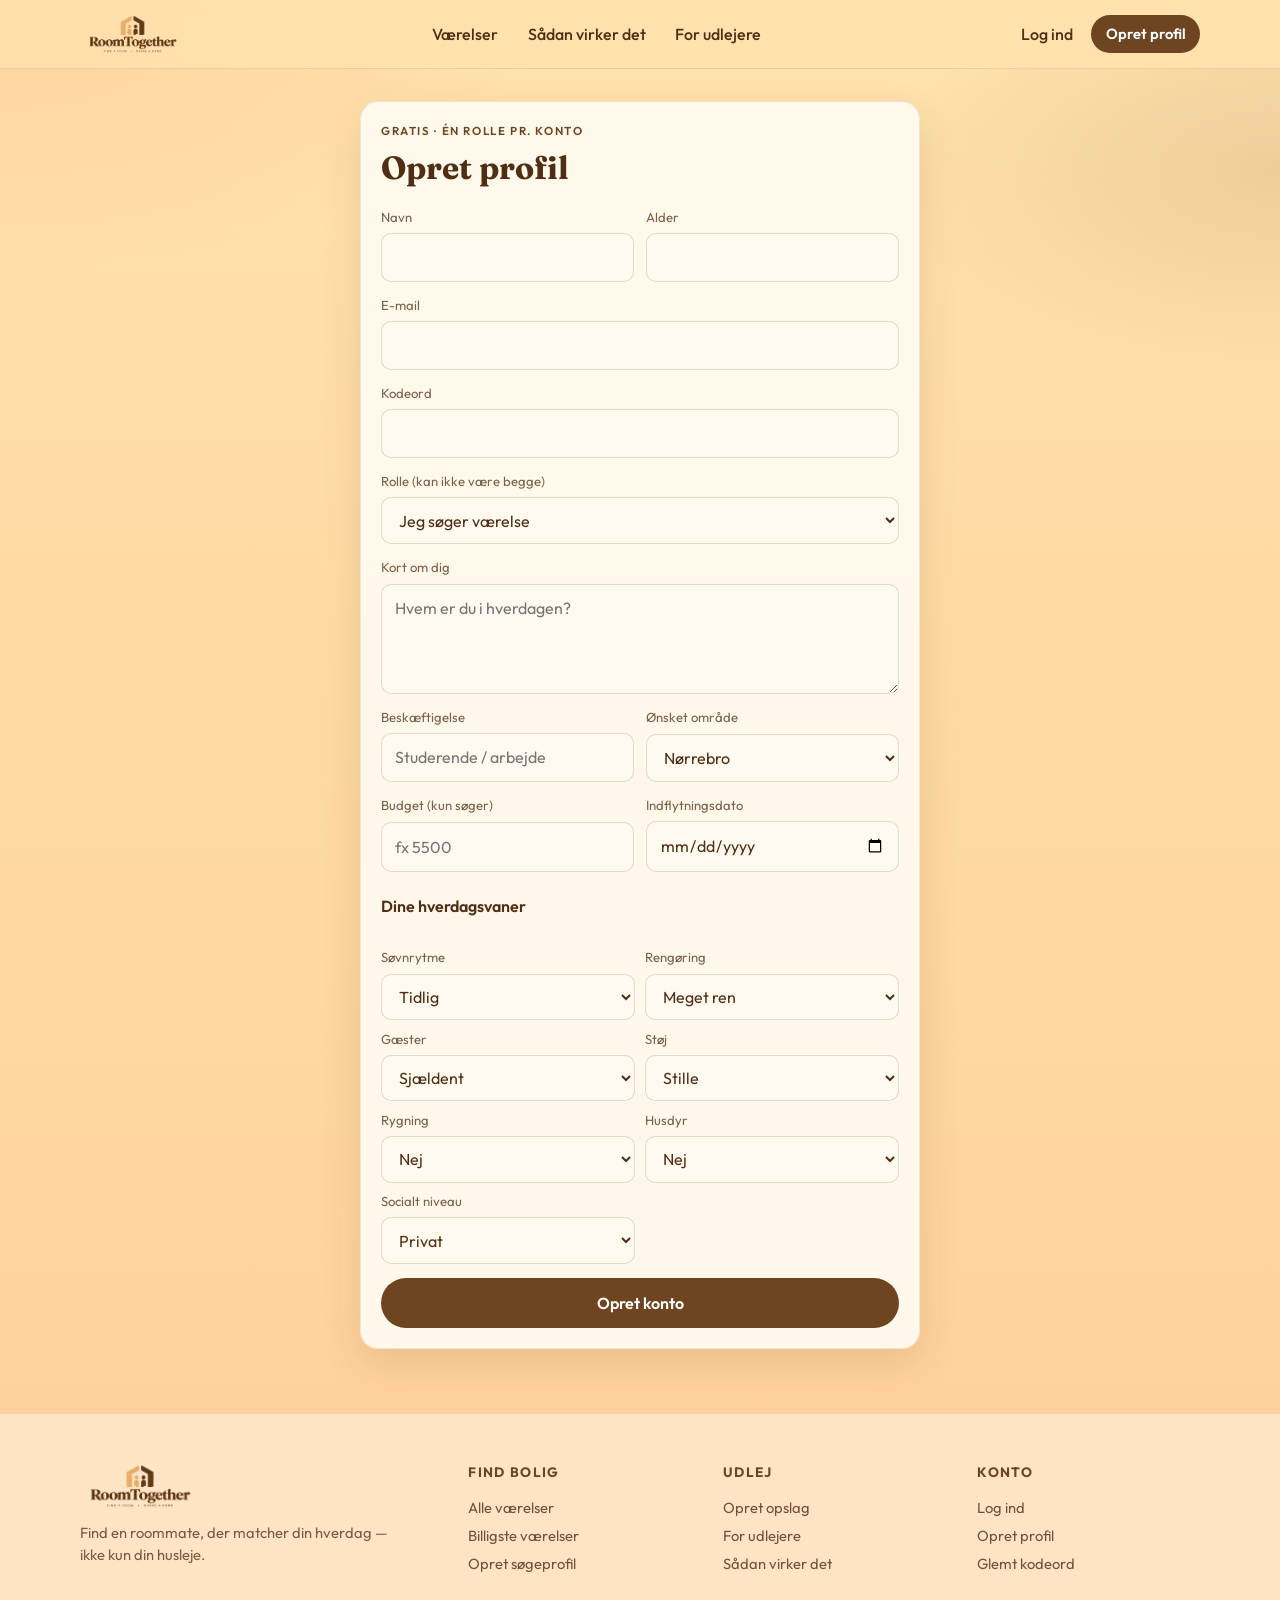
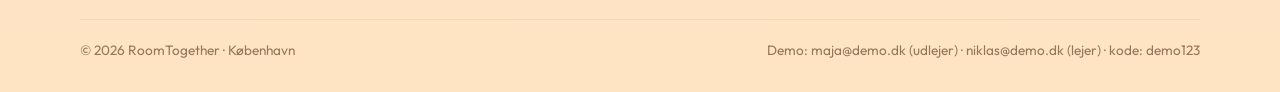
<file: Hjemmeside/opret.html>
<!DOCTYPE html>
<html lang="da">
<head>
  <meta charset="UTF-8">
  <meta name="viewport" content="width=device-width, initial-scale=1">
  <title>Opret profil — RoomTogether</title>
  <link rel="stylesheet" href="css/style.css">
</head>
<body>
  <div id="site-nav"></div>
  <main class="auth-shell wrap">
    <div class="panel auth-card" style="width:min(560px,100%)">
      <p class="eyebrow">Gratis · én rolle pr. konto</p>
      <h1 style="font-family:var(--display);font-size:2rem;margin:.3rem 0 1rem">Opret profil</h1>
      <form class="form" id="form">
        <div class="form-row">
          <div class="field"><label>Navn</label><input name="name" required></div>
          <div class="field"><label>Alder</label><input name="age" type="number" min="18" max="99" required></div>
        </div>
        <div class="field"><label>E-mail</label><input name="email" type="email" required></div>
        <div class="field"><label>Kodeord</label><input name="password" type="password" minlength="6" required></div>
        <div class="field"><label>Rolle (kan ikke være begge)</label>
          <select name="role" required>
            <option value="seeker">Jeg søger værelse</option>
            <option value="host">Jeg har et ledigt værelse</option>
          </select>
        </div>
        <div class="field"><label>Kort om dig</label><textarea name="bio" required placeholder="Hvem er du i hverdagen?"></textarea></div>
        <div class="form-row">
          <div class="field"><label>Beskæftigelse</label><input name="work" required placeholder="Studerende / arbejde"></div>
          <div class="field"><label>Ønsket område</label><select name="area"></select></div>
        </div>
        <div class="form-row">
          <div class="field"><label>Budget (kun søger)</label><input name="budget" type="number" placeholder="fx 5500"></div>
          <div class="field"><label>Indflytningsdato</label><input name="moveIn" type="date" required></div>
        </div>
        <p style="font-weight:600;margin-top:.5rem">Dine hverdagsvaner</p>
        <div class="habits" id="habits"></div>
        <button class="btn btn-primary" type="submit">Opret konto</button>
      </form>
    </div>
  </main>
  <script src="js/app.js"></script>
  <script>
    renderNav('opret.html')
    const form = document.getElementById('form')
    AREAS.forEach(a => form.area.innerHTML += `<option>${a}</option>`)
    document.getElementById('habits').innerHTML = habitSelects('h_', null)
    const roleQ = qs('role')
    if (roleQ === 'host' || roleQ === 'seeker') form.role.value = roleQ

    form.onsubmit = e => {
      e.preventDefault()
      const data = db()
      const email = form.email.value.trim().toLowerCase()
      if (data.users.some(u => u.email === email)) return toast('E-mail er allerede i brug')
      const user = {
        id: 'u' + Date.now(),
        name: form.name.value.trim(),
        email,
        password: form.password.value,
        role: form.role.value,
        age: Number(form.age.value),
        bio: form.bio.value.trim(),
        work: form.work.value.trim(),
        area: form.area.value,
        budget: Number(form.budget.value || 0),
        moveIn: form.moveIn.value,
        habits: readHabits(form, 'h_')
      }
      data.users.push(user)
      data.sessionUserId = user.id
      save(data)
      toast('Konto oprettet')
      location.href = user.role === 'host' ? 'nyt-opslag.html' : homeFor(user)
    }
  </script>
</body>
</html>
</file>
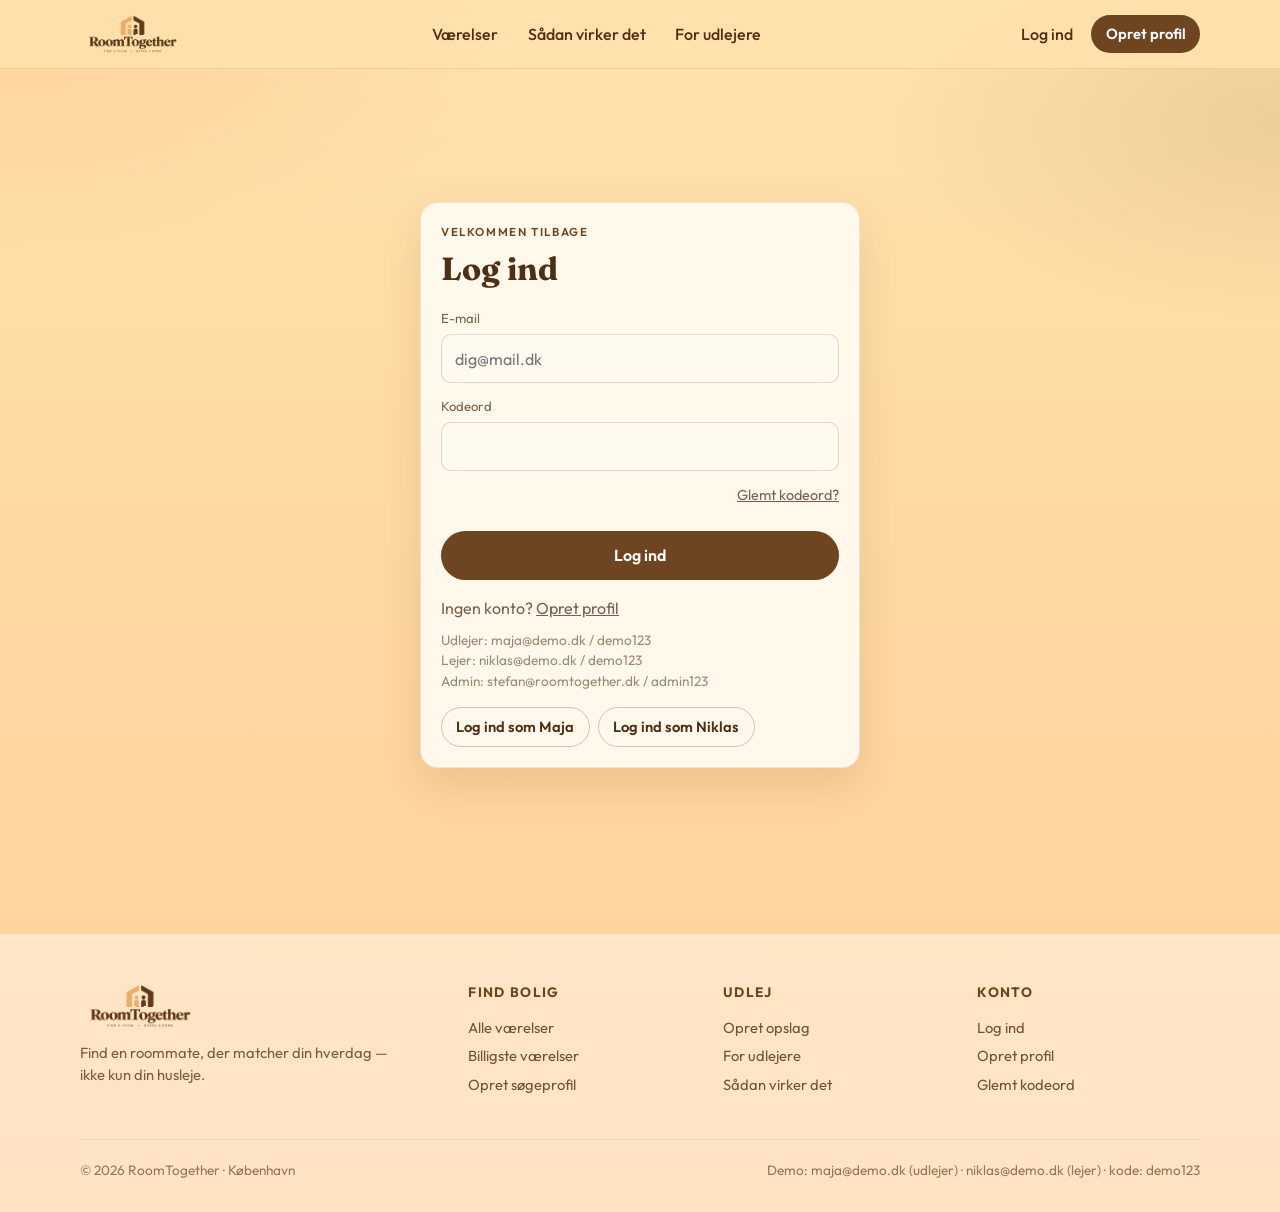
<file: Hjemmeside/profil.html>
<!DOCTYPE html>
<html lang="da">
<head>
  <meta charset="UTF-8">
  <meta name="viewport" content="width=device-width, initial-scale=1">
  <title>Profil — RoomTogether</title>
  <link rel="stylesheet" href="css/style.css">
</head>
<body>
  <div id="site-nav"></div>
  <main class="wrap" style="padding:2rem 0 3rem" id="page"></main>
  <script src="js/app.js"></script>
  <script>
    renderNav('profil.html')
    if (!requireLogin('profil.html')) throw 0
    const me = sessionUser()
    const data = db()
    const myListings = data.listings.filter(l => l.userId === me.id)
    const roleLabel = me.role === 'admin' ? 'Admin' : isHost(me) ? 'Har værelse · udlejer' : 'Søger værelse · lejer'

    document.getElementById('page').innerHTML = `
      <div class="page-head">
        <div>
          <p class="eyebrow">${roleLabel}</p>
          <h1>${me.name}</h1>
        </div>
        ${canList(me) ? '<a class="btn btn-primary" href="nyt-opslag.html">Nyt opslag</a>' : '<a class="btn btn-primary" href="vaerelser.html">Find værelse</a>'}
      </div>
      <div class="detail">
        <div class="panel">
          ${me.photo ? `<img class="avatar" src="${me.photo}" alt="${me.name}" style="margin-bottom:1rem">` : ''}
          <p style="opacity:.8;margin-bottom:1rem">${me.bio}</p>
          <div class="meta">
            <span>${me.age} år</span>
            <span>${me.work}</span>
            <span>${me.area}</span>
            <span>Indflytning ${me.moveIn}</span>
            ${isSeeker(me) ? `<span>Budget ${money(me.budget)}</span>` : ''}
          </div>
          <div class="habits" style="margin-top:1rem">${HABIT_KEYS.map(([k,l]) => `<div class="habit"><b>${l}</b>${me.habits[k]}</div>`).join('')}</div>
          ${isSeeker(me) ? '<p style="margin-top:1rem"><a class="btn btn-ghost btn-sm" href="profil2.html?id=' + me.id + '">Se din offentlige profil</a></p>' : ''}
        </div>
        <div class="panel">
          <h2 style="font-family:var(--display);font-size:1.4rem;margin-bottom:.8rem">${isSeeker(me) ? 'Din søgning' : 'Dine opslag'}</h2>
          ${isSeeker(me)
            ? `<p style="opacity:.75">Match vises på værelser ud fra dine vaner. Gem favoritter og skriv til udlejere.</p>
               <p style="margin-top:1rem;display:flex;flex-wrap:wrap;gap:.5rem">
                 <a class="btn btn-ghost btn-sm" href="vaerelser.html">Ledige værelser</a>
                 <a class="btn btn-ghost btn-sm" href="favoritter.html">Favoritter</a>
               </p>`
            : (myListings.length
                ? myListings.map(l => `<div style="margin-bottom:.8rem"><a href="vaerelse.html?id=${l.id}" style="text-decoration:underline">${l.title}</a> · ${money(l.rent)}</div>`).join('') +
                  '<p style="margin-top:1rem;display:flex;flex-wrap:wrap;gap:.5rem"><a class="btn btn-ghost btn-sm" href="nyt-opslag.html">Opret flere</a><a class="btn btn-ghost btn-sm" href="ansogere.html">Se ansøgere</a></p>'
                : '<p style="opacity:.75">Du har ingen opslag endnu.</p><a class="btn btn-primary btn-sm" href="nyt-opslag.html">Opret opslag</a>')}
          <hr style="border:0;border-top:1px solid rgba(96,63,38,.12);margin:1.25rem 0">
          <button class="btn btn-danger btn-sm" id="del">Slet min profil</button>
        </div>
      </div>`

    document.getElementById('del').onclick = () => {
      if (!confirm('Slet profil, opslag, favoritter og beskeder?')) return
      let d = db()
      d.listings = d.listings.filter(l => l.userId !== me.id)
      d.favorites = d.favorites.filter(f => f.userId !== me.id)
      d.messages = d.messages.filter(m => m.fromId !== me.id && m.toId !== me.id)
      d.users = d.users.filter(u => u.id !== me.id)
      d.sessionUserId = null
      save(d)
      location.href = 'index.html'
    }
  </script>
</body>
</html>
</file>
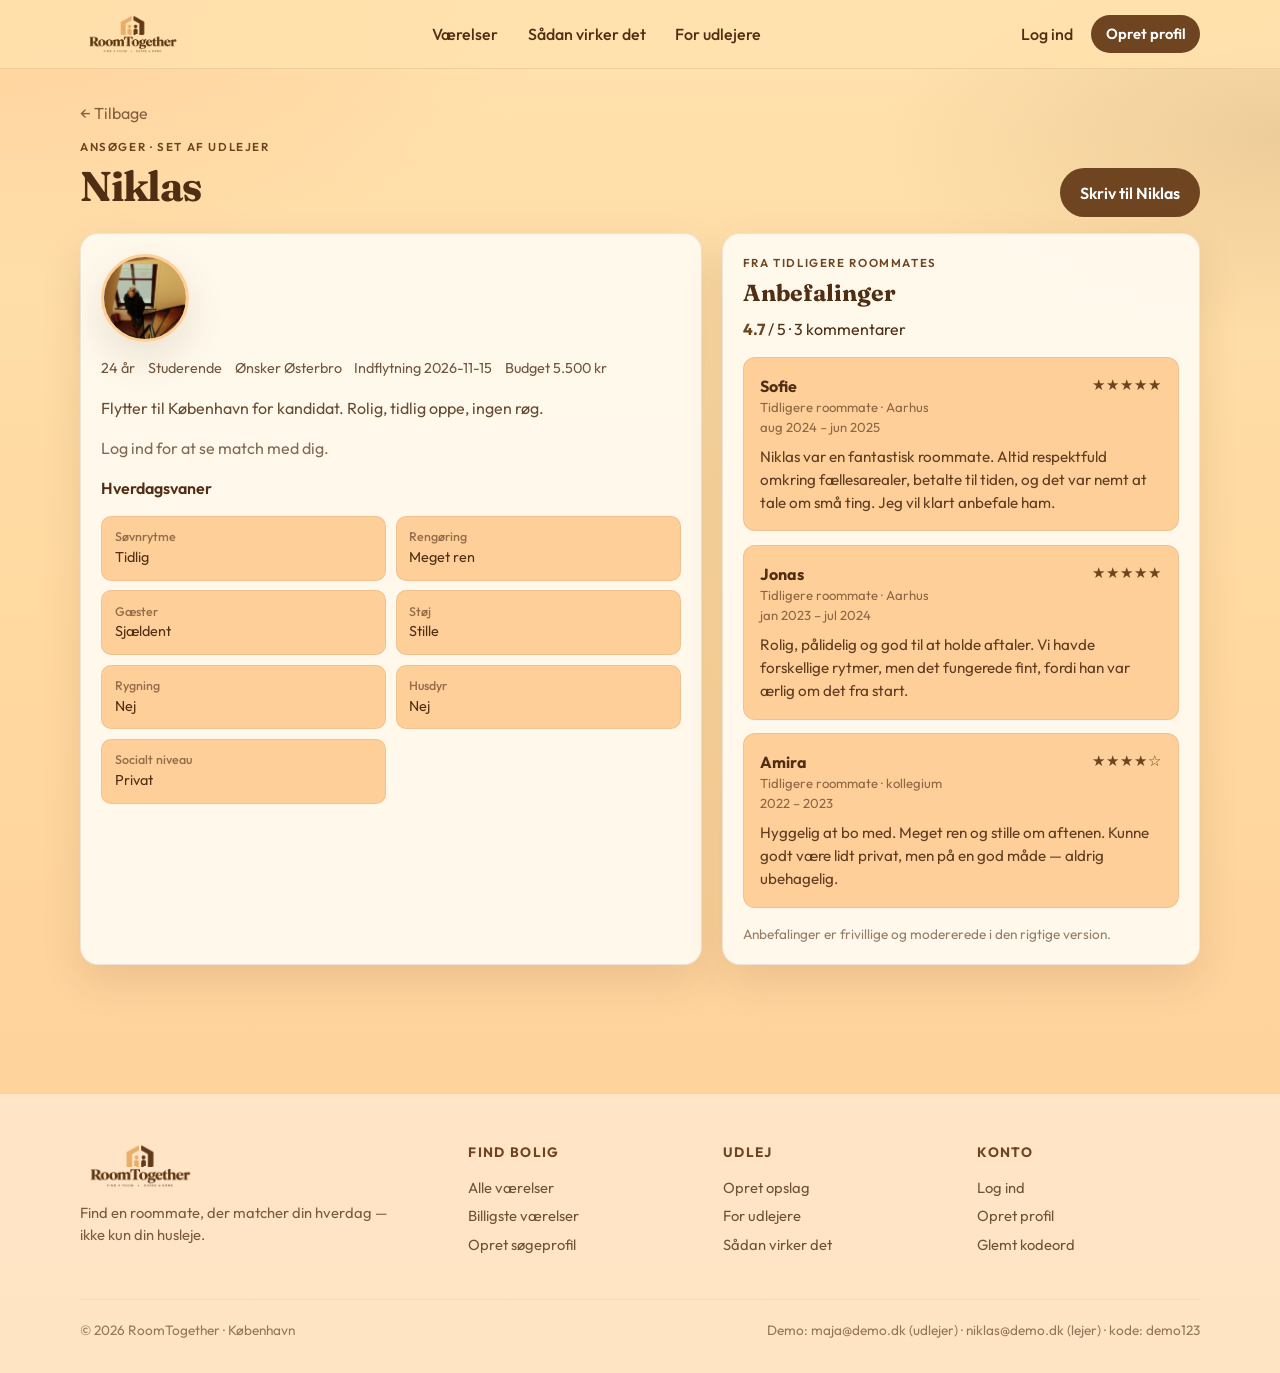
<file: Hjemmeside/profil2.html>
<!DOCTYPE html>
<html lang="da">
<head>
  <meta charset="UTF-8">
  <meta name="viewport" content="width=device-width, initial-scale=1">
  <title>Ansøgerprofil — RoomTogether</title>
  <link rel="stylesheet" href="css/style.css">
</head>
<body>
  <div id="site-nav"></div>
  <main class="wrap" style="padding-bottom:3rem" id="page"></main>
  <script src="js/app.js"></script>
  <script>
    renderNav('profil.html')

    const REVIEWS = {
      u3: [
        {
          from: 'Sofie',
          relation: 'Tidligere roommate · Aarhus',
          period: 'aug 2024 – jun 2025',
          rating: 5,
          text: 'Niklas var en fantastisk roommate. Altid respektfuld omkring fællesarealer, betalte til tiden, og det var nemt at tale om små ting. Jeg vil klart anbefale ham.'
        },
        {
          from: 'Jonas',
          relation: 'Tidligere roommate · Aarhus',
          period: 'jan 2023 – jul 2024',
          rating: 5,
          text: 'Rolig, pålidelig og god til at holde aftaler. Vi havde forskellige rytmer, men det fungerede fint, fordi han var ærlig om det fra start.'
        },
        {
          from: 'Amira',
          relation: 'Tidligere roommate · kollegium',
          period: '2022 – 2023',
          rating: 4,
          text: 'Hyggelig at bo med. Meget ren og stille om aftenen. Kunne godt være lidt privat, men på en god måde — aldrig ubehagelig.'
        }
      ]
    }

    const id = qs('id') || 'u3'
    const data = db()
    const person = data.users.find(u => u.id === id)
    const me = sessionUser()
    const page = document.getElementById('page')

    if (!person) {
      page.innerHTML = '<div class="empty" style="margin-top:2rem">Profil findes ikke.</div>'
    } else {
      const reviews = REVIEWS[person.id] || []
      const score = me && me.habits ? matchScore(me.habits, person.habits) : null
      const stars = n => '★'.repeat(n) + '☆'.repeat(5 - n)
      const avg = reviews.length
        ? (reviews.reduce((s, r) => s + r.rating, 0) / reviews.length).toFixed(1)
        : null

      page.innerHTML = `
        <div class="page-head">
          <div>
            <a href="javascript:history.back()" style="opacity:.7">← Tilbage</a>
            <p class="eyebrow" style="margin-top:.8rem">Ansøger · set af udlejer</p>
            <h1>${person.name}</h1>
          </div>
          <button class="btn btn-primary" id="msg">Skriv til ${person.name}</button>
        </div>

        <div class="detail">
          <div class="panel">
            ${person.photo ? `<img class="avatar" src="${person.photo}" alt="${person.name}" style="margin-bottom:1rem">` : ''}
            <div class="meta" style="margin-bottom:1rem">
              <span>${person.age} år</span>
              <span>${person.work}</span>
              <span>Ønsker ${person.area}</span>
              <span>Indflytning ${person.moveIn}</span>
              ${person.budget ? `<span>Budget ${money(person.budget)}</span>` : ''}
            </div>
            <p style="opacity:.85;margin-bottom:1rem">${person.bio}</p>
            ${score != null
              ? `<p class="match-pill ${matchClass(score)}" style="margin-bottom:1rem">${matchLabel(score)} med dine vaner</p>`
              : '<p style="opacity:.7;margin-bottom:1rem">Log ind for at se match med dig.</p>'}
            <p style="font-weight:600;margin-bottom:.4rem">Hverdagsvaner</p>
            <div class="habits">${HABIT_KEYS.map(([k, label]) => `<div class="habit"><b>${label}</b>${person.habits[k]}</div>`).join('')}</div>
          </div>

          <div class="panel">
            <p class="eyebrow">Fra tidligere roommates</p>
            <h2 style="font-family:var(--display);font-size:1.45rem;margin:.25rem 0 .4rem">Anbefalinger</h2>
            ${avg
              ? `<p style="margin-bottom:1rem"><span style="color:var(--blue);font-weight:700">${avg}</span> / 5 · ${reviews.length} kommentar${reviews.length === 1 ? '' : 'er'}</p>`
              : '<p style="opacity:.7;margin-bottom:1rem">Ingen anbefalinger endnu.</p>'}
            <div class="reviews">
              ${reviews.map(r => `
                <article class="review">
                  <div class="review-top">
                    <div>
                      <strong>${r.from}</strong>
                      <div class="review-meta">${r.relation}</div>
                      <div class="review-meta">${r.period}</div>
                    </div>
                    <div class="review-stars" aria-label="${r.rating} ud af 5">${stars(r.rating)}</div>
                  </div>
                  <p>${r.text}</p>
                </article>
              `).join('') || '<div class="empty">Ingen kommentarer endnu.</div>'}
            </div>
            <p style="margin-top:1rem;font-size:.85rem;opacity:.6">Anbefalinger er frivillige og modererede i den rigtige version.</p>
          </div>
        </div>`

      document.getElementById('msg').onclick = () => {
        if (!requireLogin('profil2.html?id=' + person.id)) return
        if (me && me.id === person.id) return toast('Det er dig selv')
        location.href = 'beskeder.html?with=' + person.id
      }
    }
  </script>
</body>
</html>
</file>
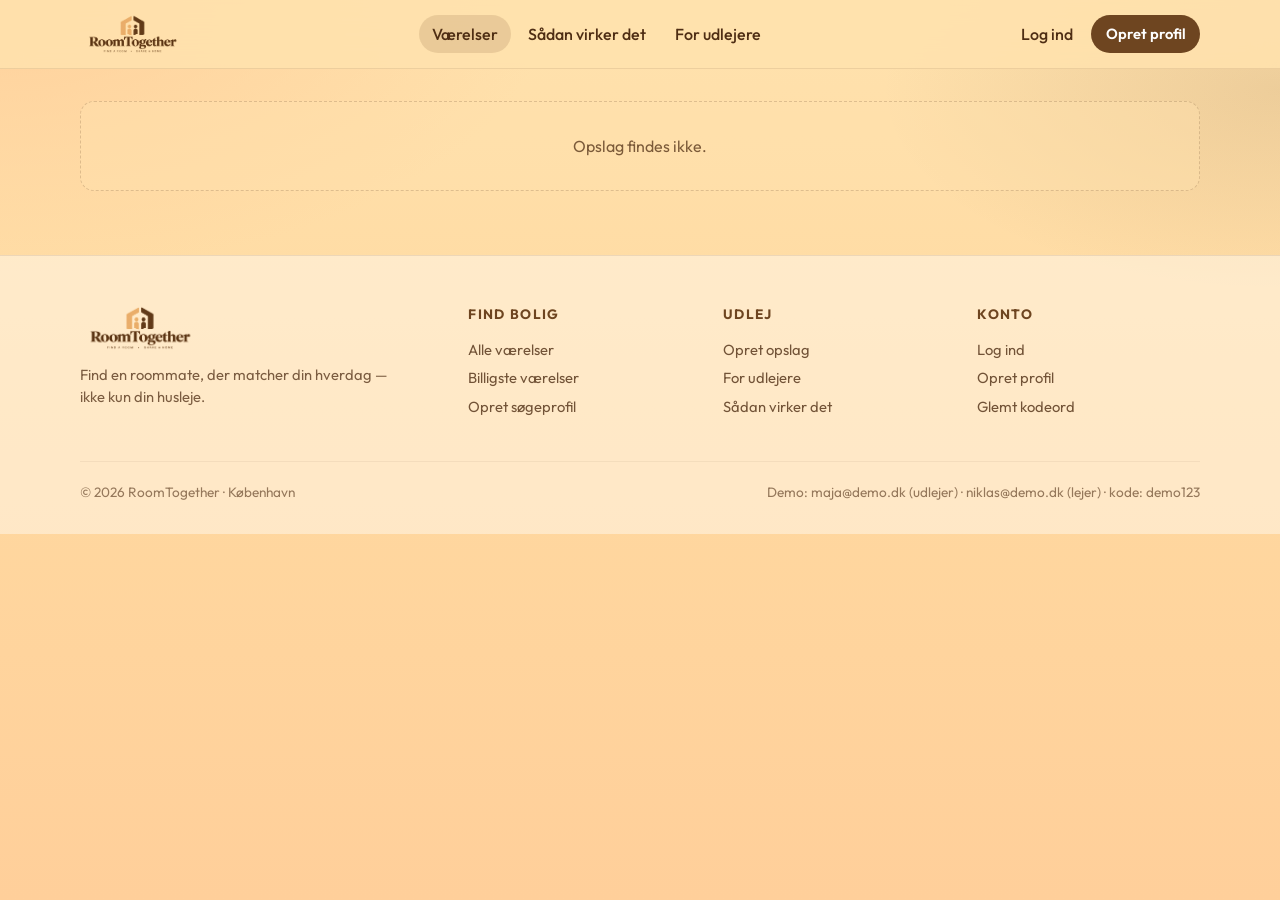
<file: Hjemmeside/vaerelse.html>
<!DOCTYPE html>
<html lang="da">
<head>
  <meta charset="UTF-8">
  <meta name="viewport" content="width=device-width, initial-scale=1">
  <title>Værelse — RoomTogether</title>
  <link rel="stylesheet" href="css/style.css">
</head>
<body>
  <div id="site-nav"></div>
  <main class="wrap" id="page" style="padding-bottom:2rem"></main>
  <script src="js/app.js"></script>
  <script>
    renderNav('vaerelser.html')
    const id = qs('id')
    const data = db()
    const listing = data.listings.find(l => l.id === id)
    const page = document.getElementById('page')
    if (!listing) {
      page.innerHTML = '<div class="empty" style="margin-top:2rem">Opslag findes ikke.</div>'
    } else {
      const host = data.users.find(u => u.id === listing.userId)
      document.title = listing.title + ' — RoomTogether'
      const me = sessionUser()
      const score = isSeeker(me) ? matchScore(me.habits, listing.habits) : null
      const fav = isSeeker(me) && data.favorites.some(f => f.userId === me.id && f.listingId === listing.id)
      const own = me && me.id === listing.userId
      const actions = []
      if (!own) actions.push('<button class="btn btn-primary" id="msg">Skriv besked</button>')
      if (isSeeker(me) || !me) actions.push(`<button class="btn btn-ghost" id="fav">${fav ? '♥ Gemt' : '♡ Gem favorit'}</button>`)
      if (own) actions.push('<a class="btn btn-ghost" href="ansogere.html">Se ansøgere</a>')
      actions.push('<button class="btn btn-ghost" id="report">Anmeld</button>')

      const avail = availability(listing)
      const facts = [
        ['Husleje', money(listing.rent) + '/md'],
        ['Depositum', money(listing.deposit)],
        ['Størrelse', listing.size + ' m²'],
        ['Område', listing.area],
        ['Indflytning', avail.now ? 'Ledig nu' : dateDa(listing.moveIn)],
        ['Lejeperiode', listing.period]
      ]
      const similar = data.listings
        .filter(l => l.id !== listing.id)
        .map(l => ({ l, d: (l.area === listing.area ? 0 : 1) * 10000 + Math.abs(l.rent - listing.rent) }))
        .sort((a, b) => a.d - b.d)
        .slice(0, 3)

      page.innerHTML = `
        <div class="page-head"><a href="vaerelser.html" class="text-link">← Alle værelser</a></div>
        <div class="detail">
          <div>
            <div class="detail-gallery">
              ${listing.image ? `<img src="${listing.image}" alt="">` : ''}
              <span class="badge ${avail.now ? 'badge-now' : ''}">${avail.label}</span>
            </div>
            <div class="panel" style="margin-top:1rem">
              <p class="listing-area">${listing.area}, København</p>
              <h1 class="detail-title">${listing.title}</h1>
              <p style="opacity:.85;margin-bottom:1.25rem">${listing.desc}</p>
              <dl class="facts">${facts.map(([k, v]) => `<div><dt>${k}</dt><dd>${v}</dd></div>`).join('')}</dl>
            </div>
          </div>
          <aside class="panel detail-side">
            <div class="detail-price"><span class="price">${money(listing.rent)}<small>/md</small></span>
              ${score != null ? `<span class="match-pill ${matchClass(score)}">${matchLabel(score)}</span>` : ''}</div>
            <hr>
            <p class="eyebrow">Nuværende beboer</p>
            <div class="host-row">
              ${host && host.photo ? `<img class="avatar" src="${host.photo}" alt="${host.name}">` : ''}
              <div>
                <h2>${host ? host.name : 'Ukendt'}${host && host.age ? ', ' + host.age : ''}</h2>
                <p class="review-meta">${host ? host.work || '' : ''}</p>
              </div>
            </div>
            <p style="opacity:.8;margin:.75rem 0 1rem">${host ? host.bio : ''}</p>
            ${score != null
              ? ''
              : isHost(me)
                ? '<p class="hint">Du er udlejer — match vises, når du åbner en ansøgers profil.</p>'
                : '<p class="hint">Log ind som lejer for at se, hvor godt I matcher.</p>'}
            <p class="eyebrow" style="margin-top:.5rem">Vaner i hjemmet</p>
            <div class="habits">${HABIT_KEYS.map(([k,label]) => `<div class="habit ${me && isSeeker(me) && me.habits[k] === listing.habits[k] ? 'same' : ''}"><b>${label}</b>${listing.habits[k]}</div>`).join('')}</div>
            <div class="detail-actions">${actions.join('')}</div>
          </aside>
        </div>
        ${similar.length ? `<section style="padding-bottom:1rem">
          <h2 class="section-title">Lignende værelser</h2>
          <div class="grid">${similar.map(({ l }) => listingCard(l, isSeeker(me) ? matchScore(me.habits, l.habits) : null)).join('')}</div>
        </section>` : ''}`

      const msgBtn = document.getElementById('msg')
      if (msgBtn) msgBtn.onclick = () => {
        if (!requireLogin('vaerelse.html?id=' + id)) return
        if (isHost(sessionUser()) && !isSeeker(sessionUser())) {
          toast('Som udlejer svarer du via Ansøgere / Beskeder')
          location.href = 'ansogere.html'
          return
        }
        location.href = 'beskeder.html?with=' + listing.userId + '&listing=' + listing.id
      }
      const favBtn = document.getElementById('fav')
      if (favBtn) favBtn.onclick = () => {
        const state = toggleFavorite(listing.id)
        if (state != null) favBtn.textContent = state ? '♥ Gemt' : '♡ Gem favorit'
      }
      document.getElementById('report').onclick = () => {
        if (!requireLogin('vaerelse.html?id=' + id)) return
        const reason = prompt('Hvorfor anmelder du dette opslag?')
        if (!reason) return
        const d = db()
        d.reports.push({ id: 'r' + Date.now(), type: 'listing', targetId: listing.id, fromUserId: sessionUser().id, reason, createdAt: Date.now(), status: 'open' })
        save(d)
        toast('Tak — anmeldelsen er sendt')
      }
    }
  </script>
</body>
</html>
</file>
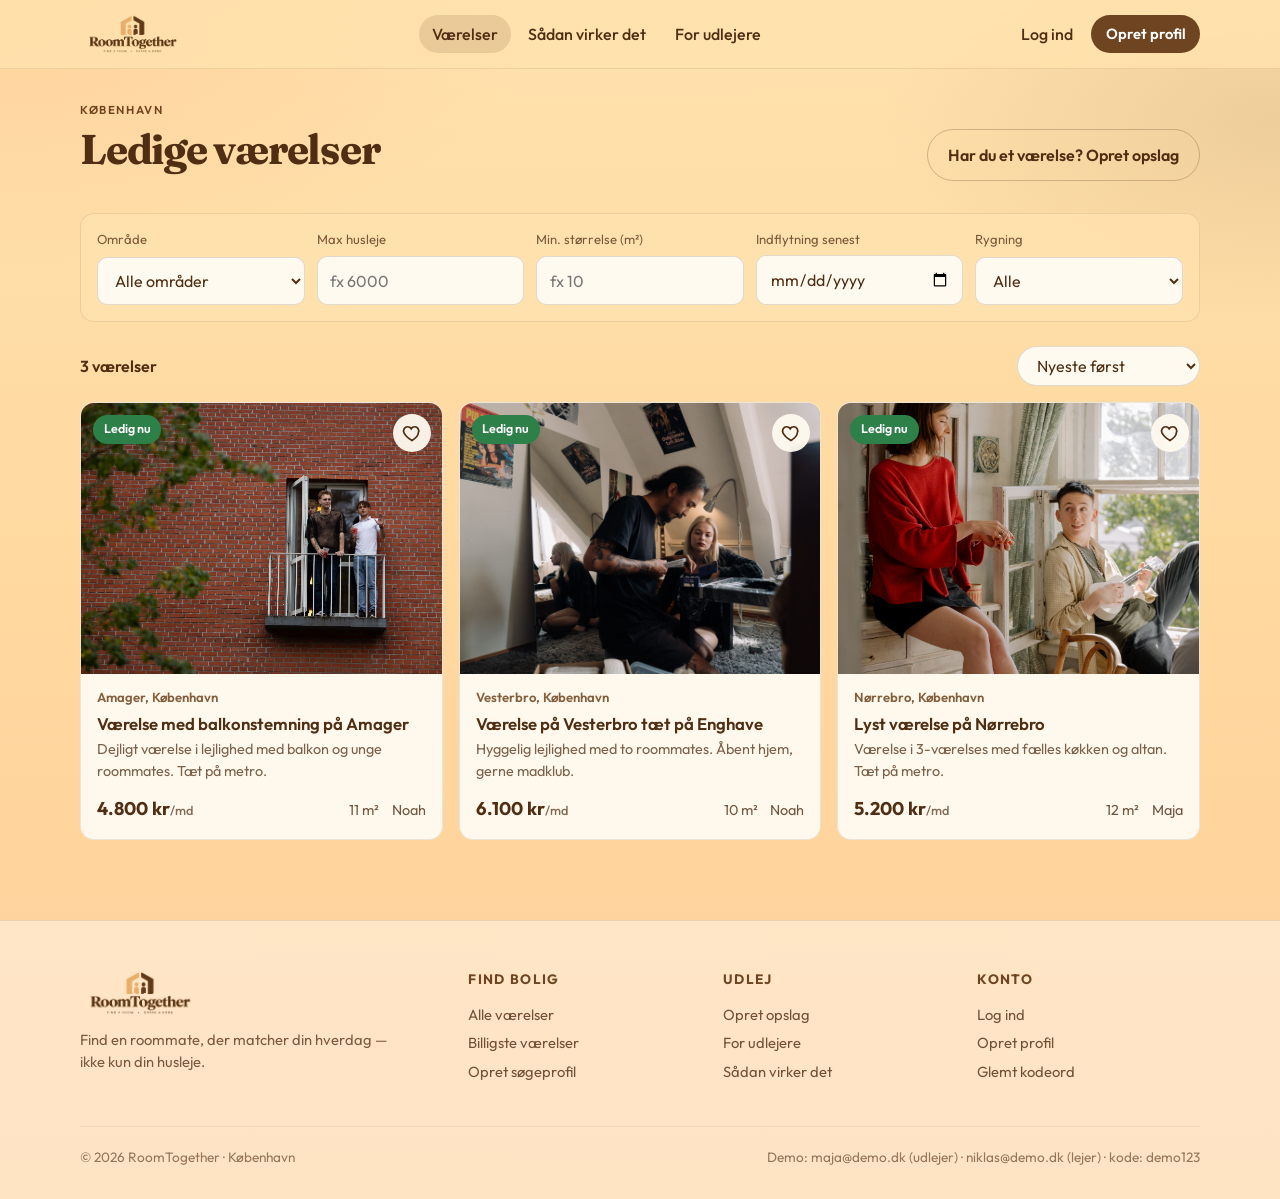
<file: Hjemmeside/vaerelser.html>
<!DOCTYPE html>
<html lang="da">
<head>
  <meta charset="UTF-8">
  <meta name="viewport" content="width=device-width, initial-scale=1">
  <title>Værelser — RoomTogether</title>
  <link rel="stylesheet" href="css/style.css">
</head>
<body>
  <div id="site-nav"></div>
  <main class="wrap" style="padding-bottom:3rem">
    <div class="page-head">
      <div>
        <p class="eyebrow">København</p>
        <h1>Ledige værelser</h1>
      </div>
      <span id="host-cta"></span>
    </div>
    <form class="filters" id="filters">
      <div class="field"><label for="f-area">Område</label>
        <select id="f-area" name="area"><option value="">Alle områder</option></select>
      </div>
      <div class="field"><label for="f-max">Max husleje</label><input id="f-max" name="max" type="number" inputmode="numeric" placeholder="fx 6000"></div>
      <div class="field"><label for="f-size">Min. størrelse (m²)</label><input id="f-size" name="size" type="number" inputmode="numeric" placeholder="fx 10"></div>
      <div class="field"><label for="f-move">Indflytning senest</label><input id="f-move" name="moveIn" type="date"></div>
      <div class="field"><label for="f-smoke">Rygning</label>
        <select id="f-smoke" name="smoke"><option value="">Alle</option></select>
      </div>
    </form>
    <div class="results-bar">
      <p id="count" aria-live="polite"></p>
      <div class="results-tools">
        <button type="button" class="text-link" id="clear" hidden>Nulstil filtre</button>
        <label for="sort" class="sr-only">Sortér</label>
        <select id="sort" class="sort-select">
          <option value="new">Nyeste først</option>
          <option value="price">Laveste pris</option>
          <option value="price-desc">Højeste pris</option>
          <option value="size">Største værelse</option>
          <option value="move">Tidligst indflytning</option>
        </select>
      </div>
    </div>
    <div class="grid" id="list"></div>
  </main>
  <script src="js/app.js"></script>
  <script>
    renderNav('vaerelser.html')
    const me0 = sessionUser()
    document.getElementById('host-cta').innerHTML = canList(me0)
      ? '<a class="btn btn-primary" href="nyt-opslag.html">Nyt opslag</a>'
      : isSeeker(me0) ? '' : '<a class="btn btn-ghost" href="opret.html?role=host">Har du et værelse? Opret opslag</a>'
    const f = document.getElementById('filters')
    const sortSel = document.getElementById('sort')
    AREAS.forEach(a => f.area.innerHTML += `<option>${a}</option>`)
    HABIT_OPTS.smoke.forEach(s => f.smoke.innerHTML += `<option>${s}</option>`)
    if (isSeeker(me0)) sortSel.insertAdjacentHTML('afterbegin', '<option value="match">Bedste match</option>')

    // Udfyld filtre fra URL, så links fra forsiden og delte søgninger virker
    const FIELDS = ['area', 'max', 'size', 'moveIn', 'smoke']
    const params = new URLSearchParams(location.search)
    FIELDS.forEach(k => { if (params.get(k)) f[k].value = params.get(k) })
    sortSel.value = params.get('sort') || (isSeeker(me0) ? 'match' : 'new')

    function syncUrl() {
      const p = new URLSearchParams()
      FIELDS.forEach(k => { if (f[k].value) p.set(k, f[k].value) })
      if (sortSel.value !== sortSel.options[0].value) p.set('sort', sortSel.value)
      const q = p.toString()
      history.replaceState(null, '', q ? '?' + q : location.pathname)
      document.getElementById('clear').hidden = !FIELDS.some(k => f[k].value)
    }

    function draw() {
      const me = sessionUser()
      const data = db()
      let items = data.listings.map(l => ({ l, score: isSeeker(me) ? matchScore(me.habits, l.habits) : null }))
      if (f.area.value) items = items.filter(({ l }) => l.area === f.area.value)
      if (f.max.value) items = items.filter(({ l }) => l.rent <= Number(f.max.value))
      if (f.size.value) items = items.filter(({ l }) => l.size >= Number(f.size.value))
      if (f.moveIn.value) items = items.filter(({ l }) => l.moveIn <= f.moveIn.value)
      if (f.smoke.value) items = items.filter(({ l }) => l.habits.smoke === f.smoke.value)
      const sorters = {
        new: (a, b) => b.l.createdAt - a.l.createdAt,
        price: (a, b) => a.l.rent - b.l.rent,
        'price-desc': (a, b) => b.l.rent - a.l.rent,
        size: (a, b) => b.l.size - a.l.size,
        move: (a, b) => a.l.moveIn.localeCompare(b.l.moveIn),
        match: (a, b) => (b.score || 0) - (a.score || 0)
      }
      items.sort(sorters[sortSel.value] || sorters.new)
      document.getElementById('count').textContent =
        items.length === 1 ? '1 værelse' : `${items.length} værelser`
      document.getElementById('list').innerHTML = items.length
        ? items.map(({ l, score }) => listingCard(l, score)).join('')
        : '<div class="empty">Ingen værelser matcher filtrene. Prøv at fjerne et filter.</div>'
      syncUrl()
    }
    f.addEventListener('input', draw)
    f.addEventListener('submit', e => { e.preventDefault(); draw() })
    sortSel.addEventListener('change', draw)
    document.getElementById('clear').onclick = () => { f.reset(); draw() }
    draw()
  </script>
</body>
</html>
</file>
<file: Hjemmeside/css/style.css>
@import url('https://fonts.googleapis.com/css2?family=Fraunces:opsz,wght@9..144,500;9..144,700&family=Outfit:wght@400;500;600;700&display=swap');

:root {
  --bg: #FFE2AE;
  --soft: #FFCF9A;
  --blue: #6E4520;
  --ink: #4F2E14;
  --ok: #2E8049;
  --warn: #B8752F;
  --bad: #D23333;
  --radius: 14px;
  --shadow: 0 16px 40px rgba(79, 46, 20, 0.12);
  --font: 'Outfit', sans-serif;
  --display: 'Fraunces', Georgia, serif;
}

* { box-sizing: border-box; margin: 0; padding: 0; }

html { scroll-behavior: smooth; }

body {
  font-family: var(--font);
  color: var(--ink);
  background:
    radial-gradient(1000px 500px at 0% 0%, rgba(255, 207, 154, 0.9), transparent 55%),
    radial-gradient(800px 400px at 100% 10%, rgba(110, 69, 32, 0.12), transparent 50%),
    linear-gradient(180deg, var(--bg), #ffd9a0 45%, var(--soft));
  min-height: 100vh;
  line-height: 1.5;
}

a { color: inherit; text-decoration: none; }
img { max-width: 100%; display: block; }
button, input, select, textarea {
  font: inherit;
  color: inherit;
}

.wrap {
  width: min(1120px, calc(100% - 2rem));
  margin-inline: auto;
}

.site-header {
  position: sticky;
  top: 0;
  z-index: 40;
  backdrop-filter: blur(14px);
  background: rgba(255, 226, 174, 0.88);
  border-bottom: 1px solid rgba(79, 46, 20, 0.1);
}

.btn {
  display: inline-flex;
  align-items: center;
  justify-content: center;
  gap: 0.4rem;
  border: 0;
  cursor: pointer;
  border-radius: 999px;
  padding: 0.8rem 1.25rem;
  font-weight: 600;
  transition: transform .15s ease, background .15s ease, color .15s ease;
}

.btn:hover { transform: translateY(-1px); }
.btn-primary { background: var(--blue); color: #fff; }
.btn-primary:hover { background: #5a3616; }
.nav-links a.btn-primary {
  background: var(--blue);
  color: #fff;
  opacity: 1;
}
.nav-links a.btn-primary:hover { background: #5a3616; }
.btn-ghost {
  background: transparent;
  color: var(--ink);
  border: 1px solid rgba(79, 46, 20, 0.25);
}
.btn-ghost:hover { background: rgba(110, 69, 32, 0.1); }
.btn-danger { background: var(--bad); color: white; }
.btn-sm { padding: 0.5rem 0.9rem; font-size: 0.92rem; }

.avatar {
  width: 88px;
  height: 88px;
  border-radius: 50%;
  object-fit: cover;
  border: 3px solid var(--soft);
  box-shadow: var(--shadow);
}

.eyebrow {
  text-transform: uppercase;
  letter-spacing: 0.14em;
  font-size: 0.72rem;
  font-weight: 600;
  color: var(--blue);
}

.section { padding: 3.5rem 0; }
.section h2 {
  font-family: var(--display);
  font-size: clamp(1.8rem, 4vw, 2.6rem);
  letter-spacing: -0.03em;
  margin-bottom: 0.5rem;
}
.section .lead {
  color: rgba(79, 46, 20, 0.72);
  max-width: 48ch;
  margin-bottom: 1.75rem;
}

.steps {
  display: grid;
  gap: 1rem;
  grid-template-columns: repeat(3, 1fr);
}

.step {
  padding: 1.25rem;
  border: 1px solid rgba(79, 46, 20, 0.1);
  border-radius: var(--radius);
  background: rgba(255, 226, 174, 0.85);
}
.step strong {
  display: block;
  font-family: var(--display);
  font-size: 1.25rem;
  margin: 0.35rem 0;
}
.step span { opacity: 0.55; font-size: 0.85rem; color: var(--blue); }

.page-head {
  padding: 2rem 0 1rem;
  display: flex;
  flex-wrap: wrap;
  gap: 1rem;
  align-items: end;
  justify-content: space-between;
}
.page-head h1 {
  font-family: var(--display);
  font-size: clamp(1.8rem, 4vw, 2.6rem);
  letter-spacing: -0.03em;
}

.filters {
  display: grid;
  grid-template-columns: repeat(5, 1fr);
  gap: 0.75rem;
  margin: 1rem 0 1.5rem;
  padding: 1rem;
  border-radius: var(--radius);
  background: rgba(255, 226, 174, 0.9);
  border: 1px solid rgba(79, 46, 20, 0.1);
}

.field { display: grid; gap: 0.35rem; }
.field label { font-size: 0.82rem; opacity: 0.75; }
.field input, .field select, .field textarea {
  width: 100%;
  background: #fffaf0;
  border: 1px solid rgba(79, 46, 20, 0.16);
  border-radius: 10px;
  padding: 0.7rem 0.8rem;
}
.field textarea { min-height: 110px; resize: vertical; }

.grid {
  display: grid;
  grid-template-columns: repeat(3, 1fr);
  gap: 1rem;
}

.match-pill {
  display: inline-flex;
  align-items: center;
  gap: 0.35rem;
  padding: 0.25rem 0.6rem;
  border-radius: 999px;
  font-size: 0.8rem;
  font-weight: 600;
  background: rgba(46, 128, 73, 0.14);
  color: var(--ok);
}
.match-pill.mid { background: rgba(184, 117, 47, 0.16); color: var(--warn); }
.match-pill.low { background: rgba(210, 51, 51, 0.12); color: var(--bad); }

.panel {
  background: rgba(255, 250, 240, 0.95);
  border: 1px solid rgba(79, 46, 20, 0.1);
  border-radius: calc(var(--radius) + 4px);
  padding: 1.25rem;
  box-shadow: var(--shadow);
}

.detail {
  display: grid;
  grid-template-columns: 1.3fr 1fr;
  gap: 1.25rem;
  padding-bottom: 3rem;
}
.detail-gallery {
  aspect-ratio: 16/11;
  border-radius: var(--radius);
  overflow: hidden;
  background: linear-gradient(160deg, var(--soft), var(--ink));
}
.detail-gallery img { width: 100%; height: 100%; object-fit: cover; }
.habits {
  display: grid;
  grid-template-columns: 1fr 1fr;
  gap: 0.6rem;
  margin-top: 1rem;
}
.habit {
  padding: 0.7rem 0.8rem;
  border-radius: 10px;
  background: var(--soft);
  border: 1px solid rgba(79, 46, 20, 0.08);
  font-size: 0.9rem;
}
.habit b { display: block; opacity: 0.6; font-weight: 500; font-size: 0.78rem; }

.form {
  display: grid;
  gap: 0.9rem;
  max-width: 560px;
}
.form-row {
  display: grid;
  grid-template-columns: 1fr 1fr;
  gap: 0.75rem;
}
.auth-shell {
  min-height: calc(100svh - 68px);
  display: grid;
  place-items: center;
  padding: 2rem 0;
}
.auth-card { width: min(440px, 100%); }

.chat-layout {
  display: grid;
  grid-template-columns: 280px 1fr;
  gap: 1rem;
  min-height: 70vh;
  padding-bottom: 2rem;
}
.thread-list { display: grid; gap: 0.5rem; align-content: start; }
.thread {
  text-align: left;
  padding: 0.85rem;
  border-radius: 12px;
  border: 1px solid rgba(79, 46, 20, 0.1);
  background: rgba(255, 250, 240, 0.9);
  cursor: pointer;
}
.thread.active {
  border-color: var(--blue);
  background: var(--soft);
}
.chat-box {
  display: grid;
  grid-template-rows: auto 1fr auto;
  min-height: 70vh;
}
.chat-msgs {
  display: flex;
  flex-direction: column;
  gap: 0.6rem;
  overflow-y: auto;
  padding: 1rem 0;
  max-height: 55vh;
}
.bubble {
  max-width: 75%;
  padding: 0.7rem 0.9rem;
  border-radius: 14px;
  background: var(--soft);
  color: var(--ink);
}
.bubble.me {
  align-self: flex-end;
  background: var(--ink);
  color: var(--bg);
}
.chat-input {
  display: grid;
  grid-template-columns: 1fr auto;
  gap: 0.6rem;
}

.table { width: 100%; border-collapse: collapse; }
.table th, .table td {
  text-align: left;
  padding: 0.75rem 0.5rem;
  border-bottom: 1px solid rgba(79, 46, 20, 0.1);
  font-size: 0.92rem;
  vertical-align: top;
}

.toast {
  position: fixed;
  bottom: 1.2rem;
  left: 50%;
  transform: translateX(-50%);
  background: var(--ink);
  color: var(--bg);
  padding: 0.75rem 1.1rem;
  border-radius: 999px;
  font-weight: 600;
  z-index: 99;
  animation: rise .25s ease;
}

.empty {
  padding: 2rem;
  text-align: center;
  opacity: 0.75;
  border: 1px dashed rgba(79, 46, 20, 0.25);
  border-radius: var(--radius);
  background: rgba(255, 226, 174, 0.6);
}

.reviews { display: grid; gap: 0.85rem; }
.review {
  padding: 1rem;
  border-radius: 12px;
  background: var(--soft);
  border: 1px solid rgba(79, 46, 20, 0.08);
}
.review-top {
  display: flex;
  justify-content: space-between;
  gap: 0.75rem;
  margin-bottom: 0.55rem;
}
.review-meta {
  font-size: 0.82rem;
  opacity: 0.65;
}
.review-stars {
  color: var(--blue);
  letter-spacing: 0.06em;
  white-space: nowrap;
  font-size: 0.95rem;
}
.review p { opacity: 0.9; font-size: 0.95rem; }

@keyframes rise {
  from { opacity: 0; transform: translateY(12px); }
  to { opacity: 1; transform: translateY(0); }
}


/* ---------- Navigation ---------- */
.nav {
  display: flex;
  align-items: center;
  justify-content: space-between;
  gap: 1rem;
  min-height: 68px;
}
.brand { display: flex; align-items: center; flex-shrink: 0; }
.brand img { height: 42px; width: auto; }
.nav-menu {
  flex: 1;
  display: flex;
  align-items: center;
  justify-content: space-between;
  gap: 1rem;
}
.nav-links {
  flex: 1;
  display: flex;
  justify-content: center;
  gap: 0.25rem;
}
.nav-actions { display: flex; align-items: center; gap: 0.35rem; }
.nav-links a, .nav-actions .linkish {
  padding: 0.45rem 0.8rem;
  border-radius: 999px;
  background: transparent;
  border: 0;
  cursor: pointer;
  font-weight: 500;
}
.nav-links a:hover, .nav-actions .linkish:hover { background: rgba(110, 69, 32, 0.1); }
.nav-links a.active { background: rgba(110, 69, 32, 0.14); }
.nav-actions a.btn-primary { background: var(--blue); color: #fff; }
.nav-toggle {
  display: none;
  width: 42px;
  height: 42px;
  border: 1px solid rgba(79, 46, 20, 0.2);
  border-radius: 12px;
  background: transparent;
  cursor: pointer;
  flex-direction: column;
  justify-content: center;
  align-items: center;
  gap: 4px;
}
.nav-toggle span { width: 18px; height: 2px; background: var(--ink); border-radius: 2px; transition: transform .2s ease, opacity .2s ease; }
.site-header.open .nav-toggle span:nth-child(1) { transform: translateY(6px) rotate(45deg); }
.site-header.open .nav-toggle span:nth-child(2) { opacity: 0; }
.site-header.open .nav-toggle span:nth-child(3) { transform: translateY(-6px) rotate(-45deg); }

.btn-light { background: var(--bg); color: var(--ink); }
.btn-light:hover { background: #fff; }
.btn-outline-light { background: transparent; color: var(--bg); border: 1px solid rgba(255, 226, 174, 0.6); }
.btn-outline-light:hover { background: rgba(255, 226, 174, 0.12); }
.text-link {
  background: none;
  border: 0;
  cursor: pointer;
  font-weight: 600;
  color: var(--blue);
  text-decoration: underline;
  text-underline-offset: 3px;
}
.sr-only {
  position: absolute; width: 1px; height: 1px; overflow: hidden;
  clip: rect(0 0 0 0); white-space: nowrap;
}

/* ---------- Hero ---------- */
.hero { padding: 3.5rem 0 3rem; }
.hero-grid {
  display: grid;
  grid-template-columns: 1.05fr 1fr;
  gap: 3rem;
  align-items: center;
}
.hero-copy { animation: rise .7s ease both; }
.hero h1 {
  font-family: var(--display);
  font-size: clamp(2.2rem, 5vw, 3.6rem);
  line-height: 1.05;
  letter-spacing: -0.03em;
  margin: 0.6rem 0 1rem;
}
.hero-sub {
  font-size: 1.12rem;
  max-width: 42ch;
  color: rgba(79, 46, 20, 0.8);
  margin-bottom: 1.5rem;
}
.quick-search {
  display: grid;
  grid-template-columns: 1.2fr 1fr auto;
  gap: 0.6rem;
  align-items: end;
  padding: 0.8rem;
  border-radius: calc(var(--radius) + 4px);
  background: rgba(255, 250, 240, 0.95);
  border: 1px solid rgba(79, 46, 20, 0.12);
  box-shadow: var(--shadow);
  margin-bottom: 1rem;
}
.quick-search .btn { height: 46px; }
.hero-actions { display: flex; flex-wrap: wrap; gap: 0.75rem; }
.proof {
  margin-top: 1.25rem;
  font-size: 0.92rem;
  font-weight: 500;
  color: rgba(79, 46, 20, 0.7);
}
.proof::before { content: "● "; color: var(--ok); }
.collage {
  display: grid;
  grid-template-columns: 1fr 1fr;
  gap: 0.75rem;
  animation: rise .9s ease both;
}
.collage img {
  width: 100%;
  height: 230px;
  object-fit: cover;
  border-radius: 18px;
  box-shadow: var(--shadow);
}
.collage img:nth-child(even) { transform: translateY(2.5rem); }

/* ---------- Sections ---------- */
.section-alt {
  background: rgba(255, 250, 240, 0.45);
  border-block: 1px solid rgba(79, 46, 20, 0.08);
}
.section-head {
  display: flex;
  justify-content: space-between;
  align-items: end;
  gap: 1rem;
}
.section-title {
  font-family: var(--display);
  font-size: 1.6rem;
  letter-spacing: -0.02em;
  margin: 1rem 0;
}
.carousel-nav { display: flex; gap: 0.5rem; margin-bottom: 1.75rem; }
.round-btn {
  width: 44px;
  height: 44px;
  border-radius: 50%;
  border: 1px solid rgba(79, 46, 20, 0.25);
  background: rgba(255, 250, 240, 0.9);
  cursor: pointer;
  font-size: 1.1rem;
}
.round-btn:hover { background: var(--soft); }
.carousel {
  display: grid;
  grid-auto-flow: column;
  grid-auto-columns: calc((100% - 2rem) / 3);
  gap: 1rem;
  overflow-x: auto;
  scroll-snap-type: x mandatory;
  padding: 0.25rem 0.1rem 1rem;
  scrollbar-width: thin;
}
.carousel > * { scroll-snap-align: start; }

.price-strip {
  display: grid;
  grid-template-columns: repeat(auto-fill, minmax(220px, 1fr));
  gap: 0.75rem;
}
.price-tile {
  display: grid;
  gap: 0.15rem;
  padding: 1.1rem 1.2rem;
  border-radius: var(--radius);
  background: rgba(255, 250, 240, 0.95);
  border: 1px solid rgba(79, 46, 20, 0.1);
  transition: transform .15s ease, box-shadow .15s ease;
}
.price-tile:hover { transform: translateY(-2px); box-shadow: var(--shadow); }
.price-tile span { font-weight: 600; }
.price-tile strong { font-family: var(--display); font-size: 1.5rem; color: var(--blue); }
.price-tile small { opacity: 0.7; }

.split {
  display: grid;
  grid-template-columns: 1fr 1fr;
  gap: 3rem;
  align-items: center;
}
.split h2 { margin-top: 0.4rem; }
.checklist { list-style: none; display: grid; gap: 0.6rem; margin-bottom: 1.6rem; }
.checklist li { position: relative; padding-left: 2rem; }
.checklist li::before {
  content: "✓";
  position: absolute;
  left: 0;
  top: 0.05rem;
  width: 1.4rem;
  height: 1.4rem;
  border-radius: 50%;
  display: grid;
  place-items: center;
  font-size: 0.8rem;
  font-weight: 700;
  background: rgba(46, 128, 73, 0.15);
  color: var(--ok);
}
.mock { max-width: 440px; justify-self: center; width: 100%; }
.mock h3 { font-family: var(--display); font-size: 1.4rem; margin: 0.3rem 0 0.8rem; }
.mock-top { display: flex; justify-content: space-between; align-items: center; }
.mock-bars { display: grid; gap: 0.6rem; margin-bottom: 1.1rem; }
.mock-bars div { display: grid; grid-template-columns: 90px 1fr; align-items: center; gap: 0.75rem; font-size: 0.9rem; }
.mock-bars i { height: 8px; border-radius: 99px; background: var(--soft); position: relative; overflow: hidden; }
.mock-bars i::after { content: ""; position: absolute; inset: 0; width: var(--w); background: var(--ok); border-radius: inherit; }
.avatars { display: flex; align-items: center; margin-top: 1rem; }
.avatars img {
  width: 44px; height: 44px; border-radius: 50%; object-fit: cover;
  border: 3px solid #fffaf0; margin-left: -10px;
}
.avatars img:first-child { margin-left: 0; }
.avatars span { margin-left: 0.75rem; font-size: 0.88rem; opacity: 0.75; }

.cta-band {
  text-align: center;
  padding: 3rem 1.5rem;
  border-radius: 24px;
  background: linear-gradient(135deg, var(--ink), var(--blue));
  color: var(--bg);
}
.cta-band h2 { color: var(--bg); }
.cta-band p { opacity: 0.85; margin-bottom: 1.5rem; }
.cta-band .hero-actions { justify-content: center; }

/* ---------- Kort ---------- */
.listing {
  position: relative;
  display: grid;
  grid-template-rows: auto 1fr;
  border-radius: var(--radius);
  background: rgba(255, 250, 240, 0.97);
  border: 1px solid rgba(79, 46, 20, 0.1);
  overflow: hidden;
  transition: transform .15s ease, border-color .15s ease, box-shadow .15s ease;
}
.listing:hover {
  transform: translateY(-3px);
  border-color: rgba(110, 69, 32, 0.45);
  box-shadow: var(--shadow);
}
.listing-media {
  aspect-ratio: 4/3;
  background: linear-gradient(160deg, var(--soft), var(--ink));
  position: relative;
  overflow: hidden;
}
.listing-media img {
  position: absolute;
  inset: 0;
  width: 100%;
  height: 100%;
  object-fit: cover;
  transition: transform .4s ease;
}
.listing:hover .listing-media img { transform: scale(1.04); }
.listing-media .badge, .detail-gallery .badge { position: absolute; left: 0.75rem; top: 0.75rem; }
.badge {
  display: inline-block;
  z-index: 1;
  background: rgba(255, 250, 240, 0.95);
  color: var(--ink);
  border: 1px solid rgba(79, 46, 20, 0.12);
  padding: 0.25rem 0.6rem;
  border-radius: 999px;
  font-size: 0.78rem;
  font-weight: 600;
}
.badge-now { background: var(--ok); color: #fff; border-color: transparent; }
.fav-btn {
  position: absolute;
  right: 0.65rem;
  top: 0.65rem;
  z-index: 3;
  width: 38px;
  height: 38px;
  border-radius: 50%;
  border: 0;
  background: rgba(255, 250, 240, 0.95);
  display: grid;
  place-items: center;
  cursor: pointer;
  transition: transform .15s ease;
}
.fav-btn:hover { transform: scale(1.08); }
.fav-btn svg { width: 20px; height: 20px; fill: transparent; stroke: var(--ink); stroke-width: 2; }
.fav-btn.on svg { fill: var(--bad); stroke: var(--bad); }
.listing-body { display: flex; flex-direction: column; gap: 0.3rem; padding: 0.9rem 1rem 1rem; }
.listing-area { font-size: 0.82rem; font-weight: 600; color: var(--blue); opacity: 0.85; }
.listing h3 { font-size: 1.05rem; font-weight: 600; line-height: 1.3; }
.listing-link::after { content: ""; position: absolute; inset: 0; z-index: 2; }
.listing-desc {
  font-size: 0.9rem;
  opacity: 0.75;
  display: -webkit-box;
  -webkit-line-clamp: 2;
  -webkit-box-orient: vertical;
  overflow: hidden;
}
.listing-foot {
  margin-top: auto;
  padding-top: 0.5rem;
  display: flex;
  justify-content: space-between;
  align-items: baseline;
  gap: 0.5rem;
}
.price { font-weight: 700; font-size: 1.15rem; }
.price small { font-weight: 500; font-size: 0.8rem; opacity: 0.7; }
.listing-match { margin-top: 0.4rem; }
.meta {
  display: flex;
  flex-wrap: wrap;
  gap: 0.45rem 0.8rem;
  font-size: 0.9rem;
  opacity: 0.8;
}

/* ---------- Liste og detalje ---------- */
.results-bar {
  display: flex;
  justify-content: space-between;
  align-items: center;
  gap: 1rem;
  margin-bottom: 1rem;
}
.results-bar p { font-weight: 600; }
.results-tools { display: flex; align-items: center; gap: 1rem; }
.sort-select {
  background: #fffaf0;
  border: 1px solid rgba(79, 46, 20, 0.16);
  border-radius: 999px;
  padding: 0.5rem 0.9rem;
}
.detail-gallery { position: relative; }
.detail-title {
  font-family: var(--display);
  font-size: clamp(1.6rem, 3vw, 2.1rem);
  letter-spacing: -0.02em;
  margin: 0.2rem 0 0.6rem;
}
.facts {
  display: grid;
  grid-template-columns: repeat(3, 1fr);
  gap: 0.6rem;
}
.facts div {
  padding: 0.75rem 0.85rem;
  border-radius: 10px;
  background: var(--soft);
}
.facts dt { font-size: 0.78rem; opacity: 0.65; }
.facts dd { font-weight: 600; }
.detail-side { align-self: start; position: sticky; top: 84px; }
.detail-side hr { border: 0; border-top: 1px solid rgba(79, 46, 20, 0.12); margin: 1rem 0; }
.detail-price { display: flex; justify-content: space-between; align-items: center; gap: 0.75rem; }
.detail-price .price { font-size: 1.6rem; }
.host-row { display: flex; align-items: center; gap: 0.9rem; margin-top: 0.6rem; }
.host-row .avatar { width: 64px; height: 64px; }
.host-row h2 { font-family: var(--display); font-size: 1.4rem; }
.hint { opacity: 0.7; font-size: 0.92rem; margin-bottom: 1rem; }
.habit.same { background: rgba(46, 128, 73, 0.15); border-color: rgba(46, 128, 73, 0.3); }
.detail-actions { display: flex; flex-wrap: wrap; gap: 0.6rem; margin-top: 1.25rem; }
.detail-actions .btn-primary { flex: 1 1 100%; }

/* ---------- Footer ---------- */
.footer {
  margin-top: 2rem;
  padding: 3rem 0 2rem;
  border-top: 1px solid rgba(79, 46, 20, 0.1);
  background: rgba(255, 250, 240, 0.5);
  font-size: 0.92rem;
}
.footer-grid {
  display: grid;
  grid-template-columns: 1.6fr repeat(3, 1fr);
  gap: 2rem;
}
.footer-brand img { height: 48px; width: auto; margin-bottom: 0.75rem; }
.footer-brand p { opacity: 0.75; max-width: 32ch; }
.footer h4 { font-size: 0.85rem; text-transform: uppercase; letter-spacing: 0.1em; margin-bottom: 0.7rem; color: var(--blue); }
.footer-grid a { display: block; padding: 0.2rem 0; opacity: 0.8; }
.footer-grid a:hover { opacity: 1; text-decoration: underline; }
.footer-bottom {
  margin-top: 2.5rem;
  padding-top: 1.25rem;
  border-top: 1px solid rgba(79, 46, 20, 0.1);
  display: flex;
  flex-wrap: wrap;
  justify-content: space-between;
  gap: 0.5rem;
  opacity: 0.6;
  font-size: 0.85rem;
}

@media (max-width: 900px) {
  .steps, .grid, .detail, .chat-layout, .form-row, .split, .hero-grid {
    grid-template-columns: 1fr;
  }
  .filters { grid-template-columns: 1fr 1fr; }
  .habits { grid-template-columns: 1fr 1fr; }
  .split { gap: 2rem; }
  .split-rev .mock { order: 2; }
  .hero { padding-top: 2rem; }
  .collage img { height: 150px; }
  .collage img:nth-child(even) { transform: none; }
  .carousel { grid-auto-columns: 78%; }
  .facts { grid-template-columns: 1fr 1fr; }
  .detail-side { position: static; }
  .footer-grid { grid-template-columns: 1fr 1fr; }
  .footer-brand { grid-column: 1 / -1; }

  .nav-toggle { display: flex; }
  .nav { flex-wrap: wrap; min-height: 64px; }
  .nav-menu {
    display: none;
    flex-basis: 100%;
    flex-direction: column;
    align-items: stretch;
    gap: 0.5rem;
    padding: 0.5rem 0 1rem;
  }
  .site-header.open .nav-menu { display: flex; }
  .nav-links { flex-direction: column; }
  .nav-links a, .nav-actions .linkish { padding: 0.7rem 0.8rem; text-align: left; }
  .nav-actions { justify-content: space-between; border-top: 1px solid rgba(79, 46, 20, 0.1); padding-top: 0.75rem; }
}

@media (max-width: 560px) {
  .quick-search { grid-template-columns: 1fr; }
  .filters { grid-template-columns: 1fr; }
  .section-head .carousel-nav { display: none; }
  .results-bar { flex-direction: column; align-items: stretch; }
  .results-tools { justify-content: space-between; }
}
</file>
